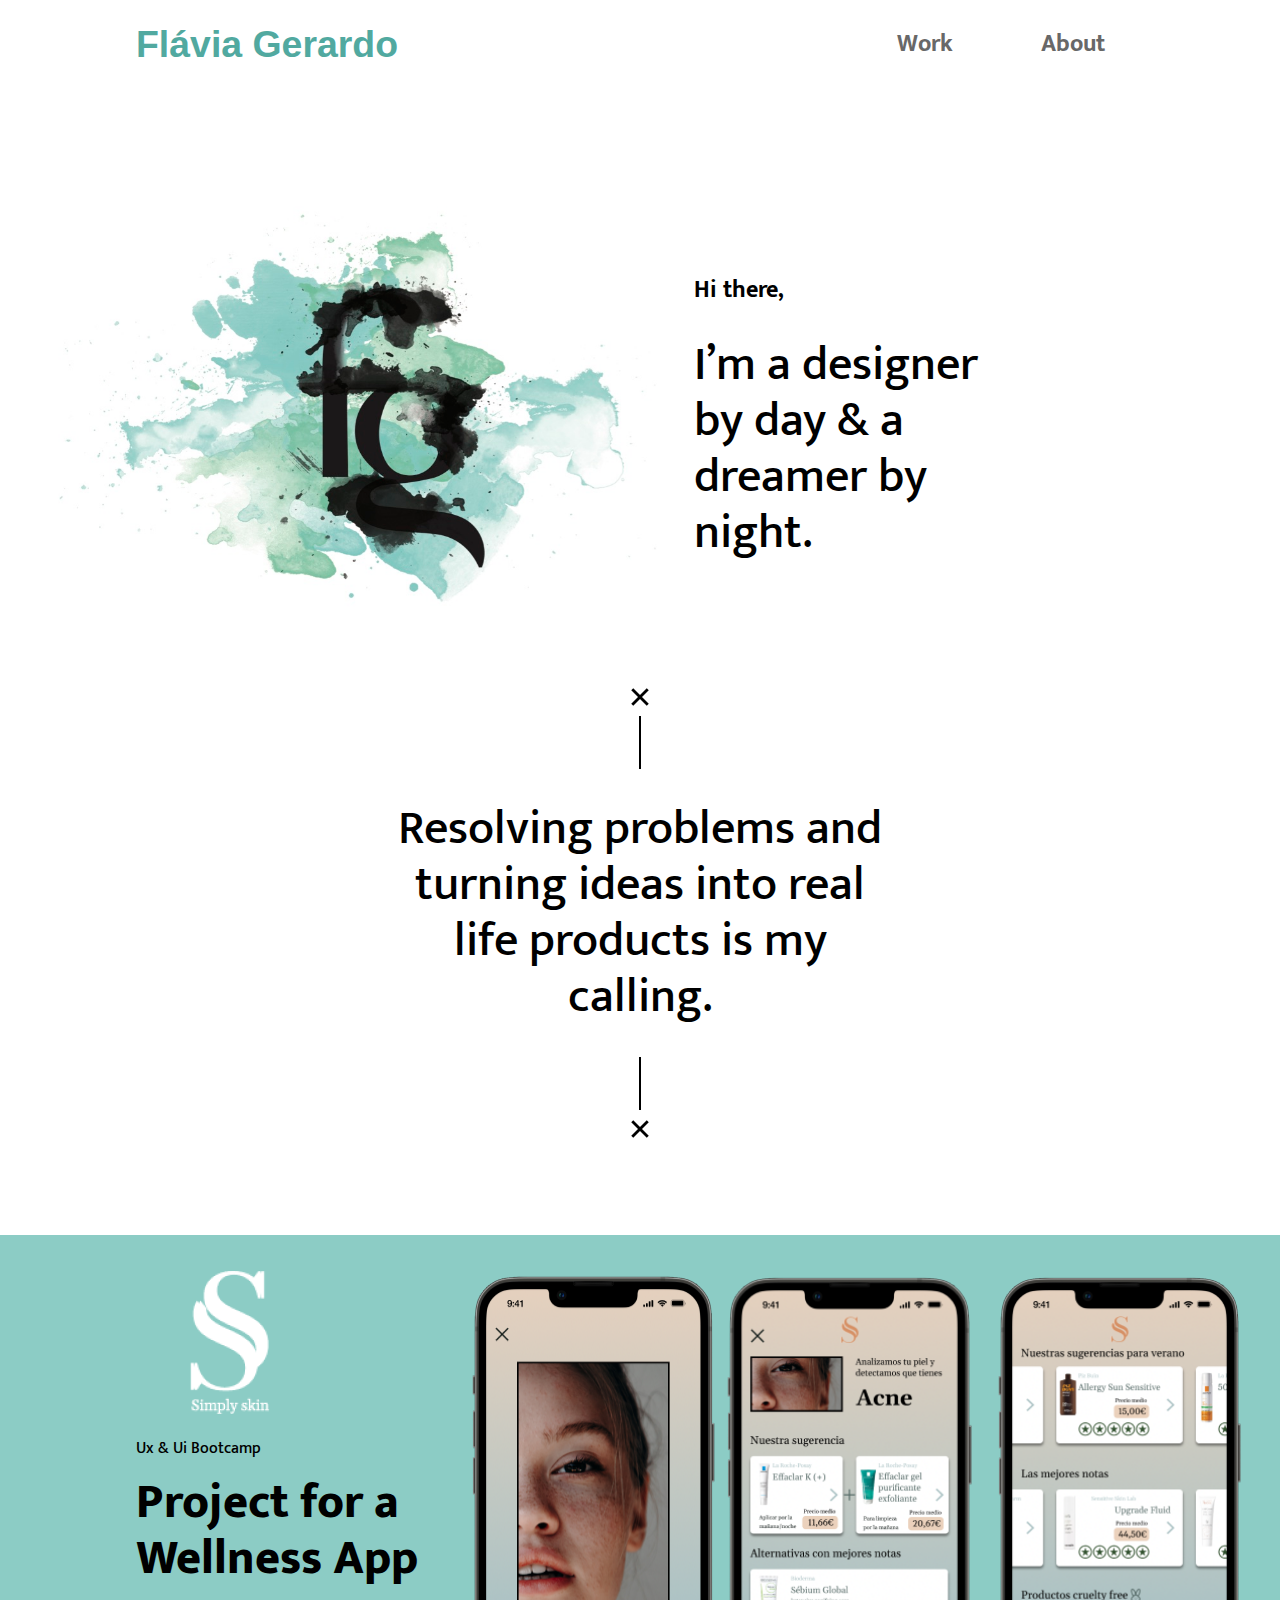
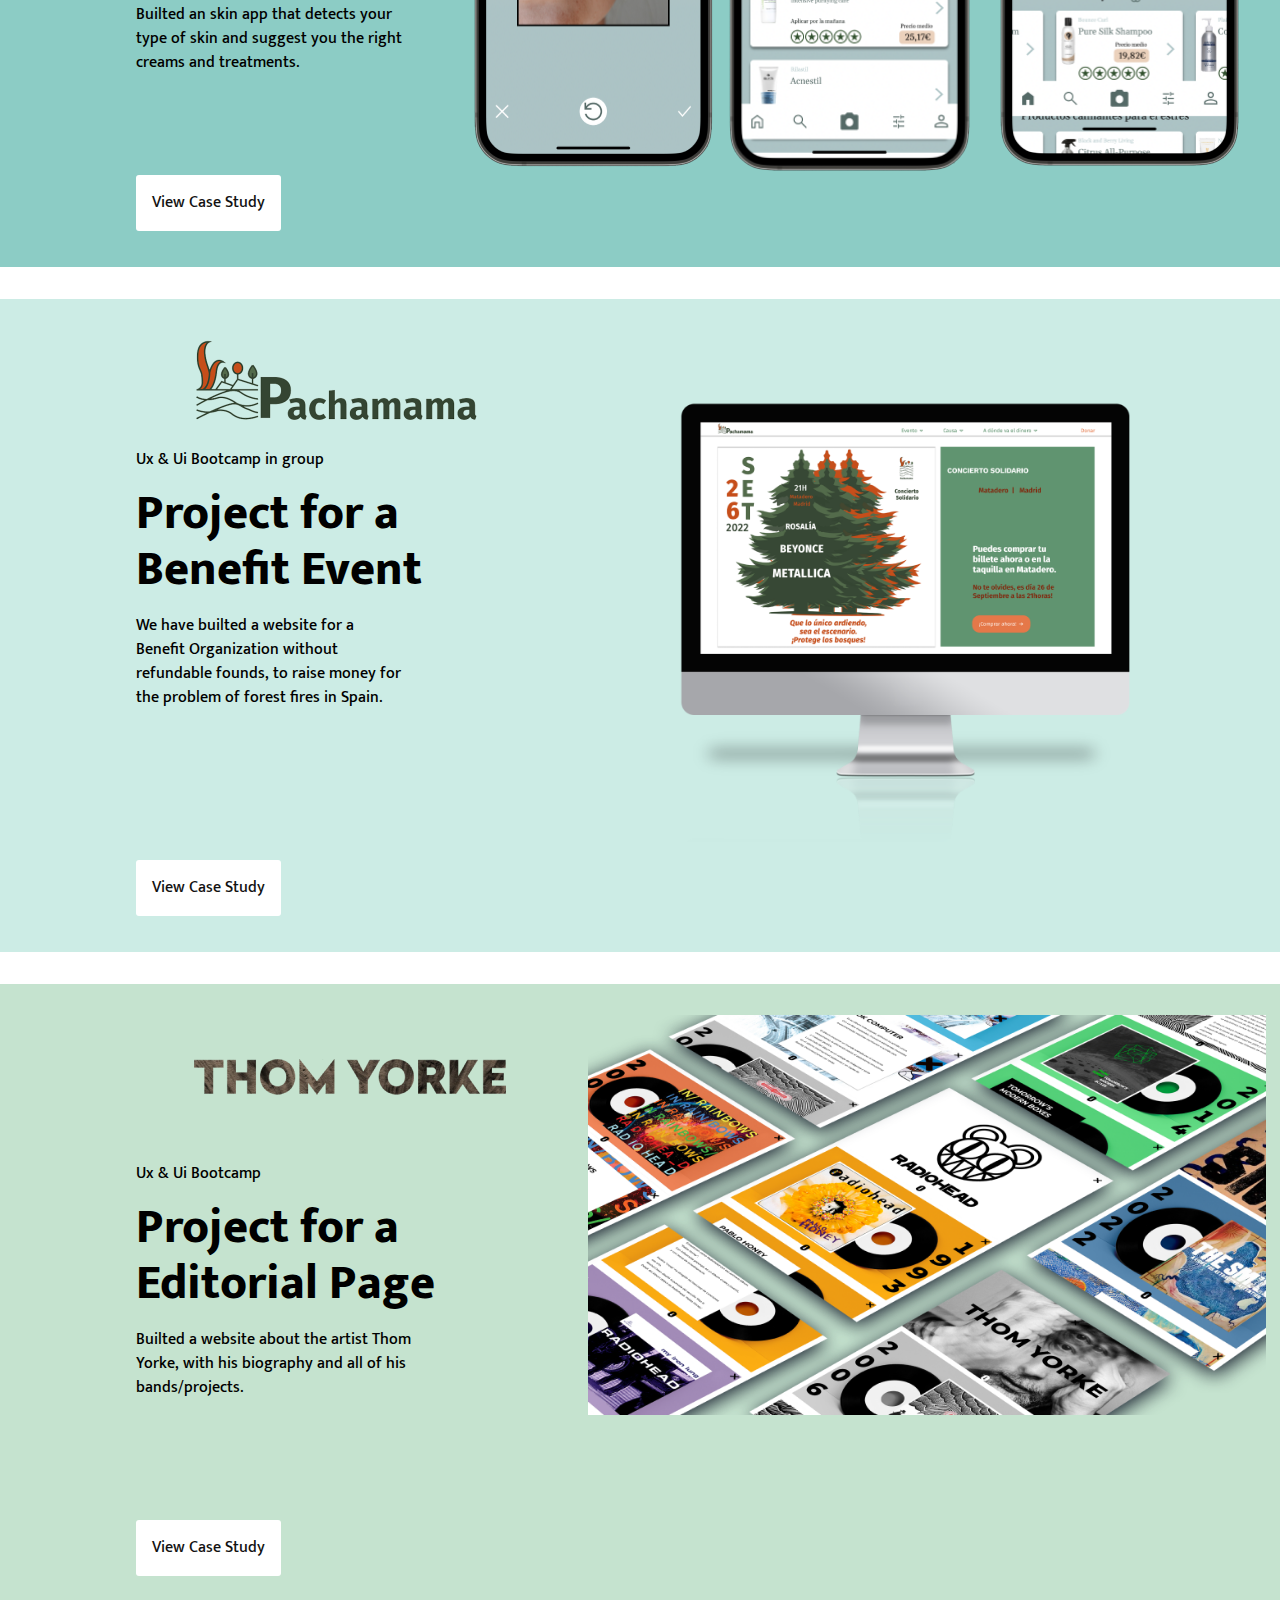
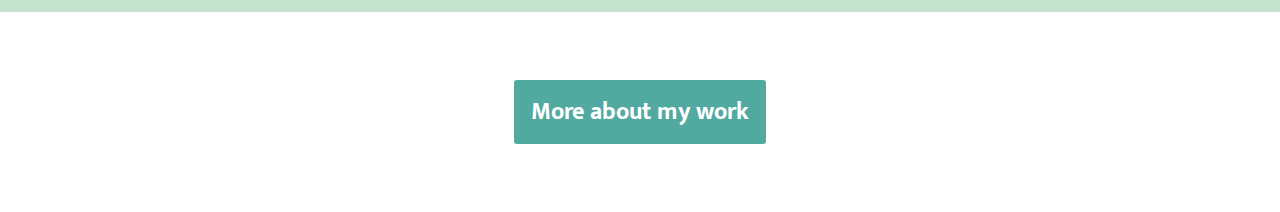
<file: index.html>
<!DOCTYPE html>
<html lang="en">
  <head>
    <meta charset="UTF-8" />
    <meta http-equiv="X-UA-Compatible" content="IE=edge" />
    <meta name="viewport" content="width=device-width, initial-scale=1.0" />
    <title>Flávia Gerardo</title>
    <link rel="stylesheet" href="homePage.module.css" />
    <link rel="preconnect" href="https://fonts.googleapis.com" />
    <link rel="preconnect" href="https://fonts.gstatic.com" crossorigin />
    <link href="https://fonts.googleapis.com/css2?family=Mukta+Mahee:wght@200;300;400;500;600;700;800&display=swap" rel="stylesheet" />
  </head>
  <!-- HEADER -->
  <header class="header">
    <div>
      <a class="logo" href="index.html">
        <div class="logoHeader">
          <h3>Flávia Gerardo</h3>
        </div>
      </a>

      <nav class="navBar">
        <ul>
          <li><a href="pages/work/work.html">Work</a></li>
          <li><a href="pages/about/about.html">About</a></li>
        </ul>
      </nav>
    </div>
  </header>

  <main>
    <!-- SECTION 1 LOGO & TEXT -->
    <section class="Section1">
      <div class="logoMonograma">
        <img src="./Assets/MonogramaLogo" alt="logo MonoGrama" />
      </div>

      <div class="WelcomeText">
        <h4>Hi there,</h4>

        <h1 class="textLogo">I’m a designer by day & a dreamer by night.</h1>
      </div>
    </section>

    <!-- SECTION 2 TEXT & ARROWS -->
    <section class="Section2">
      <img src="./Assets/Vector.png" alt="vector image" />
      <div class="ArrowUp">
        <div class="borderArrow"></div>
        <div></div>
      </div>

      <div class="ArrowText">
        <h1>Resolving problems and turning ideas into real life products is my calling.</h1>
      </div>

      <div class="ArrowDown">
        <div class="borderArrow"></div>
        <div></div>
      </div>
      <img src="./Assets/Vector.png" alt="vector" />
    </section>

    <!-- SECTION 3 Simply Skin APP -->
    <section class="Section3">
      <div class="infoSimplySkin">
        <img src="./Assets/Logo white 2.png" alt="Logo white 2" />
        <h4>Ux & Ui Bootcamp</h4>
        <h2>Project for a Wellness App</h2>
        <h4>Builted an skin app that detects your type of skin and suggest you the right creams and treatments.</h4>
        <a href="pages/projectSimpleSkin/projectSimpleSkin.html"> <button class="ButtonSimplySkin">View Case Study</button> </a>
      </div>

      <div class="imgsSimplySkin">
        <img src="./Assets/Simple Skin 2 2.png" alt="App View 1" />
        <img src="./Assets/Simple Skin 3 2.png" alt="App View 2" />
        <img src="./Assets/Simple Skin 4 2.png" alt="App View 3" />
      </div>
    </section>

    <!-- SECTION 4 Pachamama -->
    <section class="Section4">
      <div class="infoPachamama">
        <img src="./Assets/LogoPachamama.png" alt="Logo white 2" />
        <h4>Ux & Ui Bootcamp in group</h4>
        <h2>Project for a Benefit Event</h2>
        <h4>We have builted a website for a Benefit Organization without refundable founds, to raise money for the problem of forest fires in Spain.</h4>
        <button class="ButtonPachamama">View Case Study</button>
      </div>

      <div class="imgsPachamama">
        <img src="./Assets/Pachamama 2.png" alt="App View 1" />
      </div>
    </section>

    <!-- SECTION 5 Thom York -->
    <section class="Section5">
      <div class="infoThomYork">
        <img src="./Assets/ThomYorkLogo.png" alt="Logo white 2" />
        <h4>Ux & Ui Bootcamp</h4>
        <h2>Project for a Editorial Page</h2>
        <h4>Builted a website about the artist Thom Yorke, with his biography and all of his bands/projects.</h4>
        <button class="ButtonThomYork">View Case Study</button>
      </div>

      <div class="imgsThomYork">
        <img src="./Assets/Mockup Thom Yorke 2.png" alt="App View 1" />
      </div>
    </section>

    <!-- Footer Button -->
    <footer class="footerButton">
      <a href="/pages/work/work.html"><button>More about my work</button></a>
    </footer>
  </main>
</html>
</file>
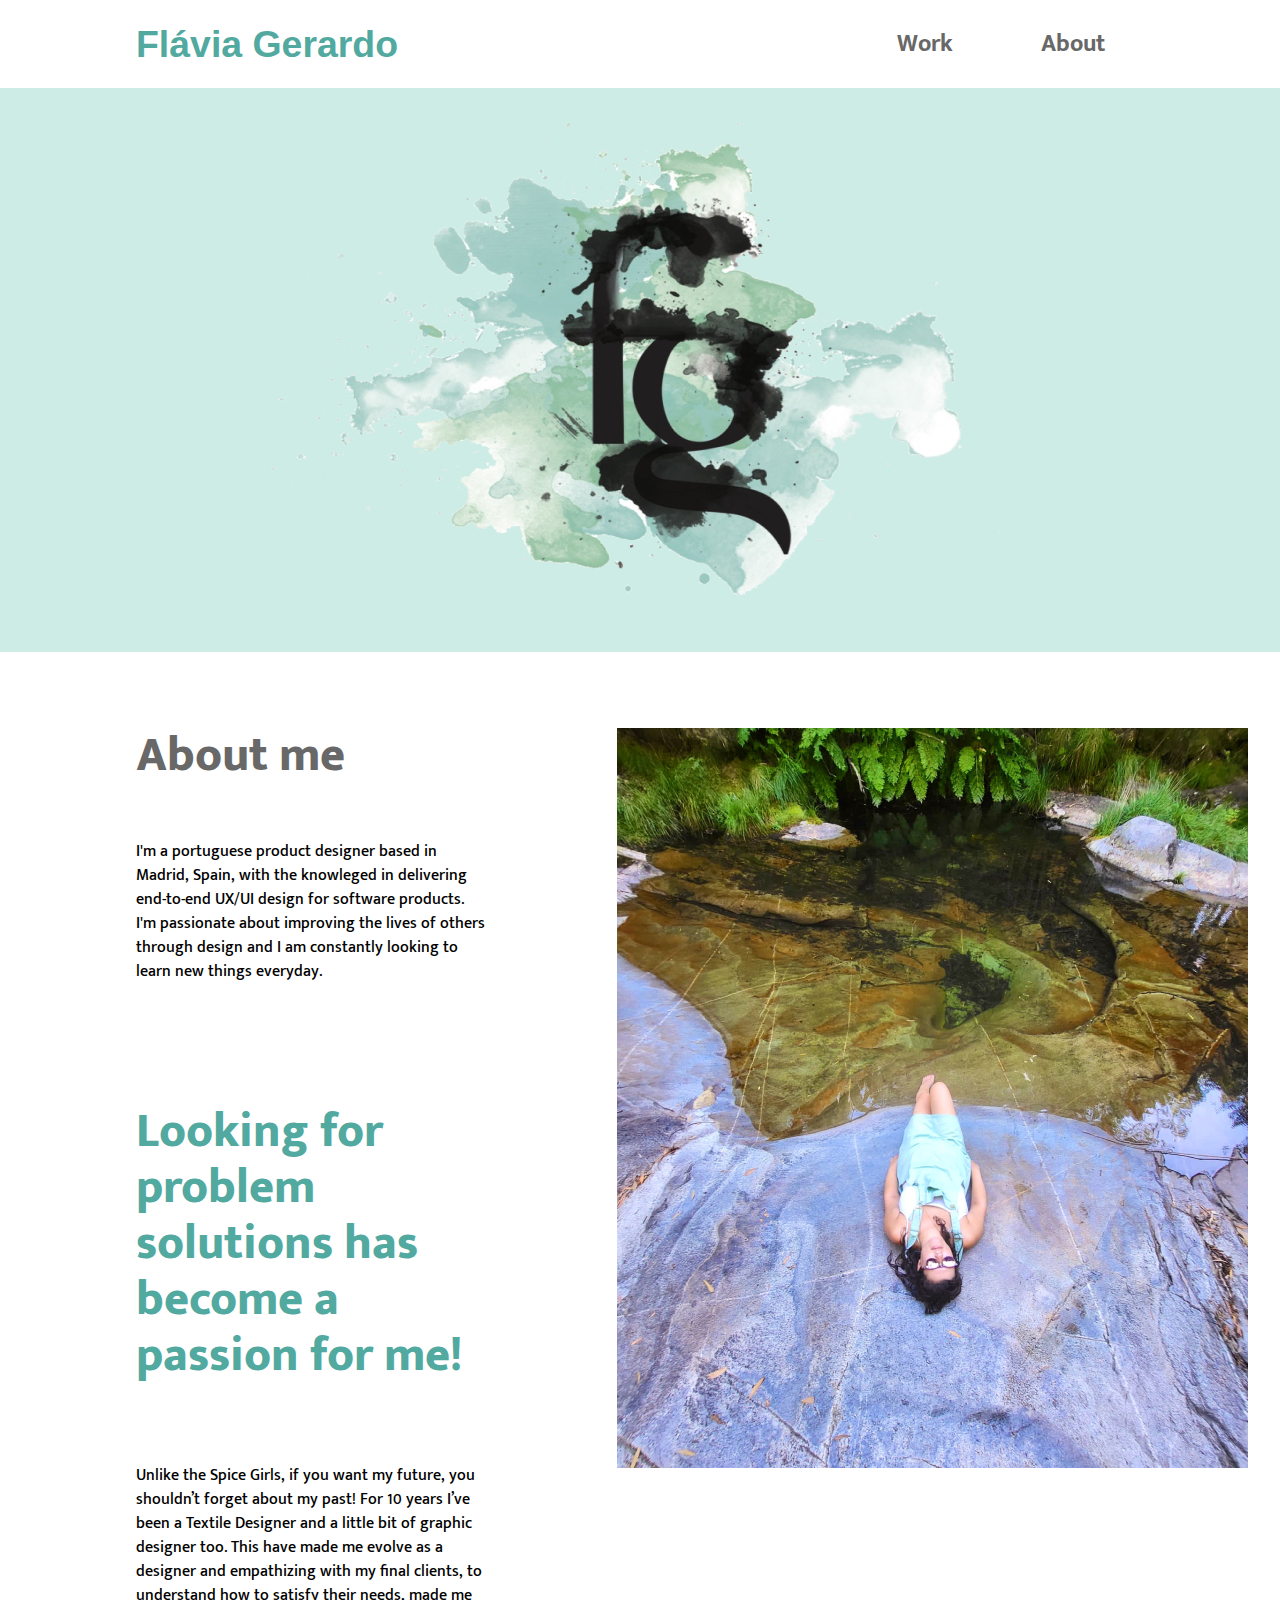
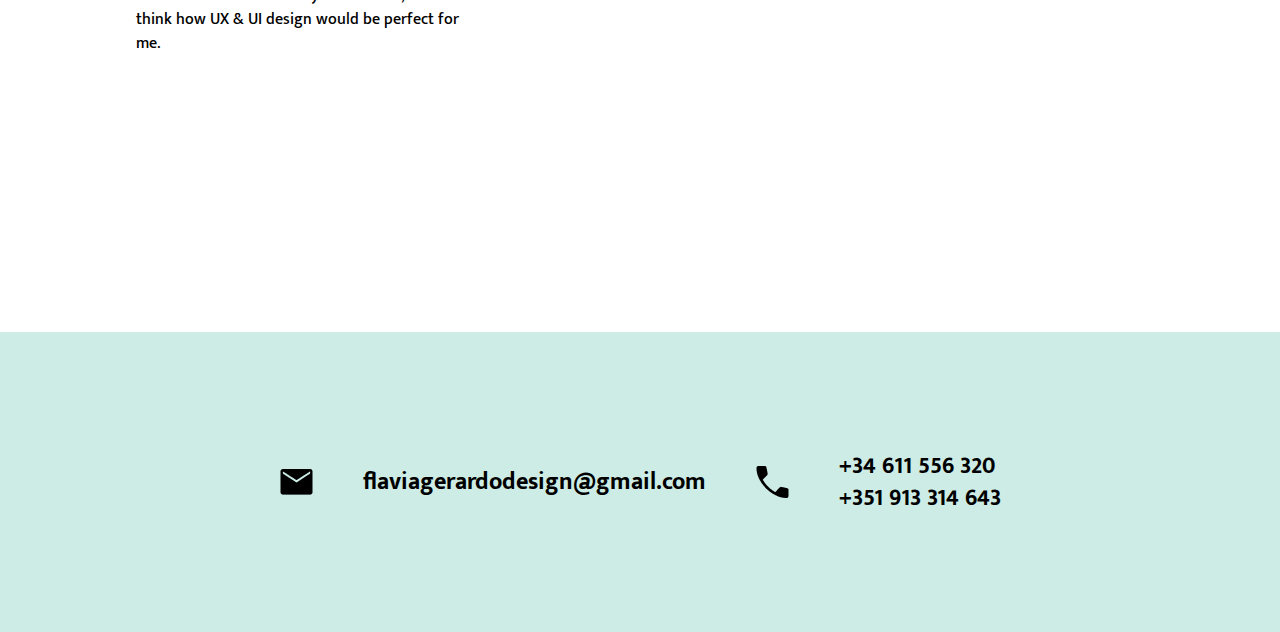
<file: pages/about/about.html>
<!DOCTYPE html>
<html lang="en">
  <head>
    <meta charset="UTF-8" />
    <meta http-equiv="X-UA-Compatible" content="IE=edge" />
    <meta name="viewport" content="width=device-width, initial-scale=1.0" />
    <title>Flávia Gerardo</title>
    <link rel="stylesheet" href="about.module.css" />
    <link rel="preconnect" href="https://fonts.googleapis.com" />
    <link rel="preconnect" href="https://fonts.gstatic.com" crossorigin />
    <link href="https://fonts.googleapis.com/css2?family=Mukta+Mahee:wght@200;300;400;500;600;700;800&display=swap" rel="stylesheet" />
  </head>
  <!-- HEADER -->
  <header class="header">
    <div>
      <a class="logo" href="../../index.html">
        <div class="logoHeader">
          <h3>Flávia Gerardo</h3>
        </div>
      </a>

      <nav class="navBar">
        <ul>
          <li><a href="../work/work.html">Work</a></li>
          <li><a href="about.html">About</a></li>
        </ul>
      </nav>
    </div>
  </header>

  <main>
    <!-- SECTION 1 LOGO & TEXT -->
    <section class="Section1">
      <div class="logoMonograma">
        <img src="../../Assets/Monograma 2.png" alt="logo MonoGrama" />
      </div>
    </section>

    <!-- SECTION 2 ABOUT -->
    <section class="Section2">
      <div class="infoAbout">
        <h1>About me</h1>
        <h4>I'm a portuguese product designer based in Madrid, Spain, with the knowleged in delivering end-to-end UX/UI design for software products. I'm passionate about improving the lives of others through design and I am constantly looking to learn new things everyday.</h4>
        <h2>Looking for problem solutions has become a passion for me!</h2>
        <h4>Unlike the Spice Girls, if you want my future, you shouldn’t forget about my past! For 10 years I’ve been a Textile Designer and a little bit of graphic designer too. This have made me evolve as a designer and empathizing with my final clients, to understand how to satisfy their needs, made me think how UX & UI design would be perfect for me.</h4>
      </div>

      <div class="imgsAbout">
        <img src="../../Assets/aboutImg.png" alt="App View 1" />
      </div>
    </section>

    <!-- Footer Button -->
    <footer class="footerAbout">
      <address class="addresContainer">
        <div class="emailInfo">
          <img src="../../Assets/emailImg.png" alt="email img" />
          <a href="mailto:flaviagerardodesign@gmail.com">flaviagerardodesign@gmail.com</a>
        </div>

        <div class="phoneInfo">
          <img src="../../Assets/phoneImg.png" alt="phone img" />
          <div class="numbersInfo">
            <a href="tel:+34611556320">+34 611 556 320</a>
            <a href="tel:+351913314643">+351 913 314 643</a>
          </div>
        </div>
      </address>
    </footer>
  </main>
</html>
</file>
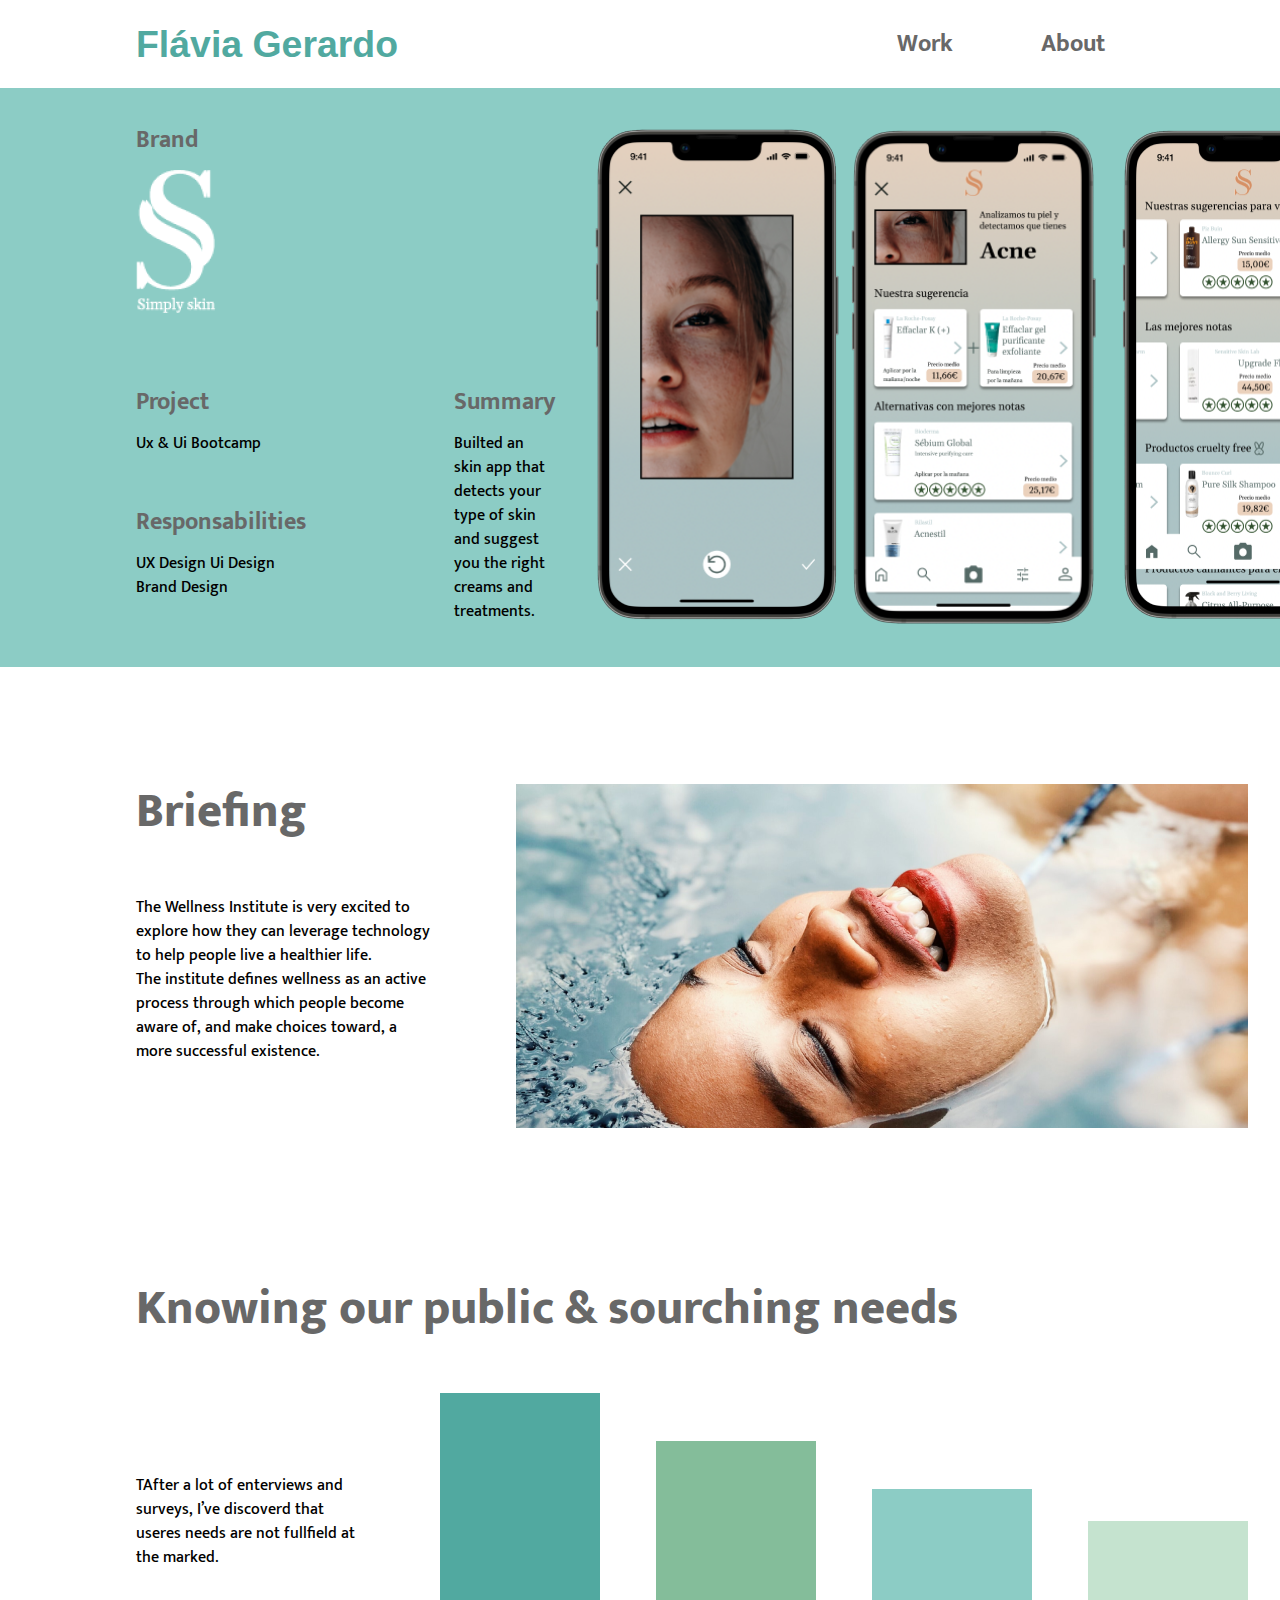
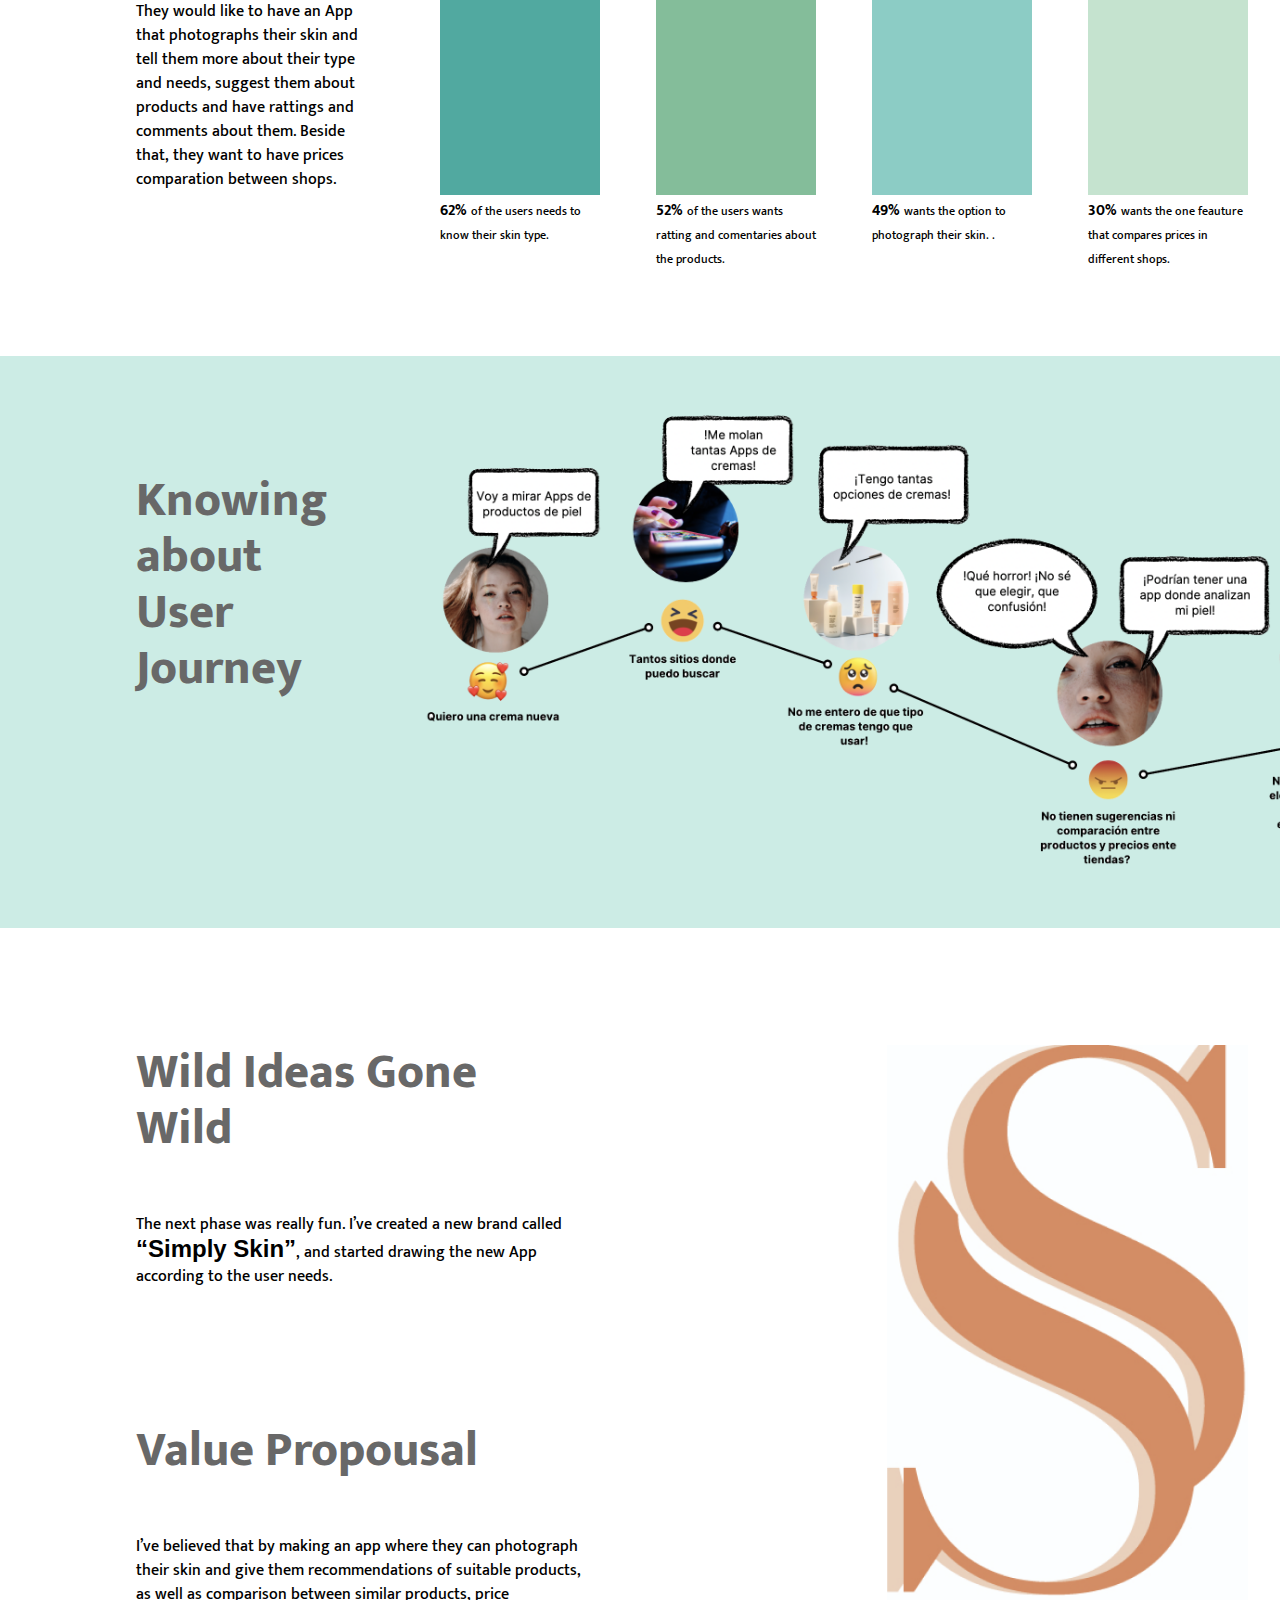
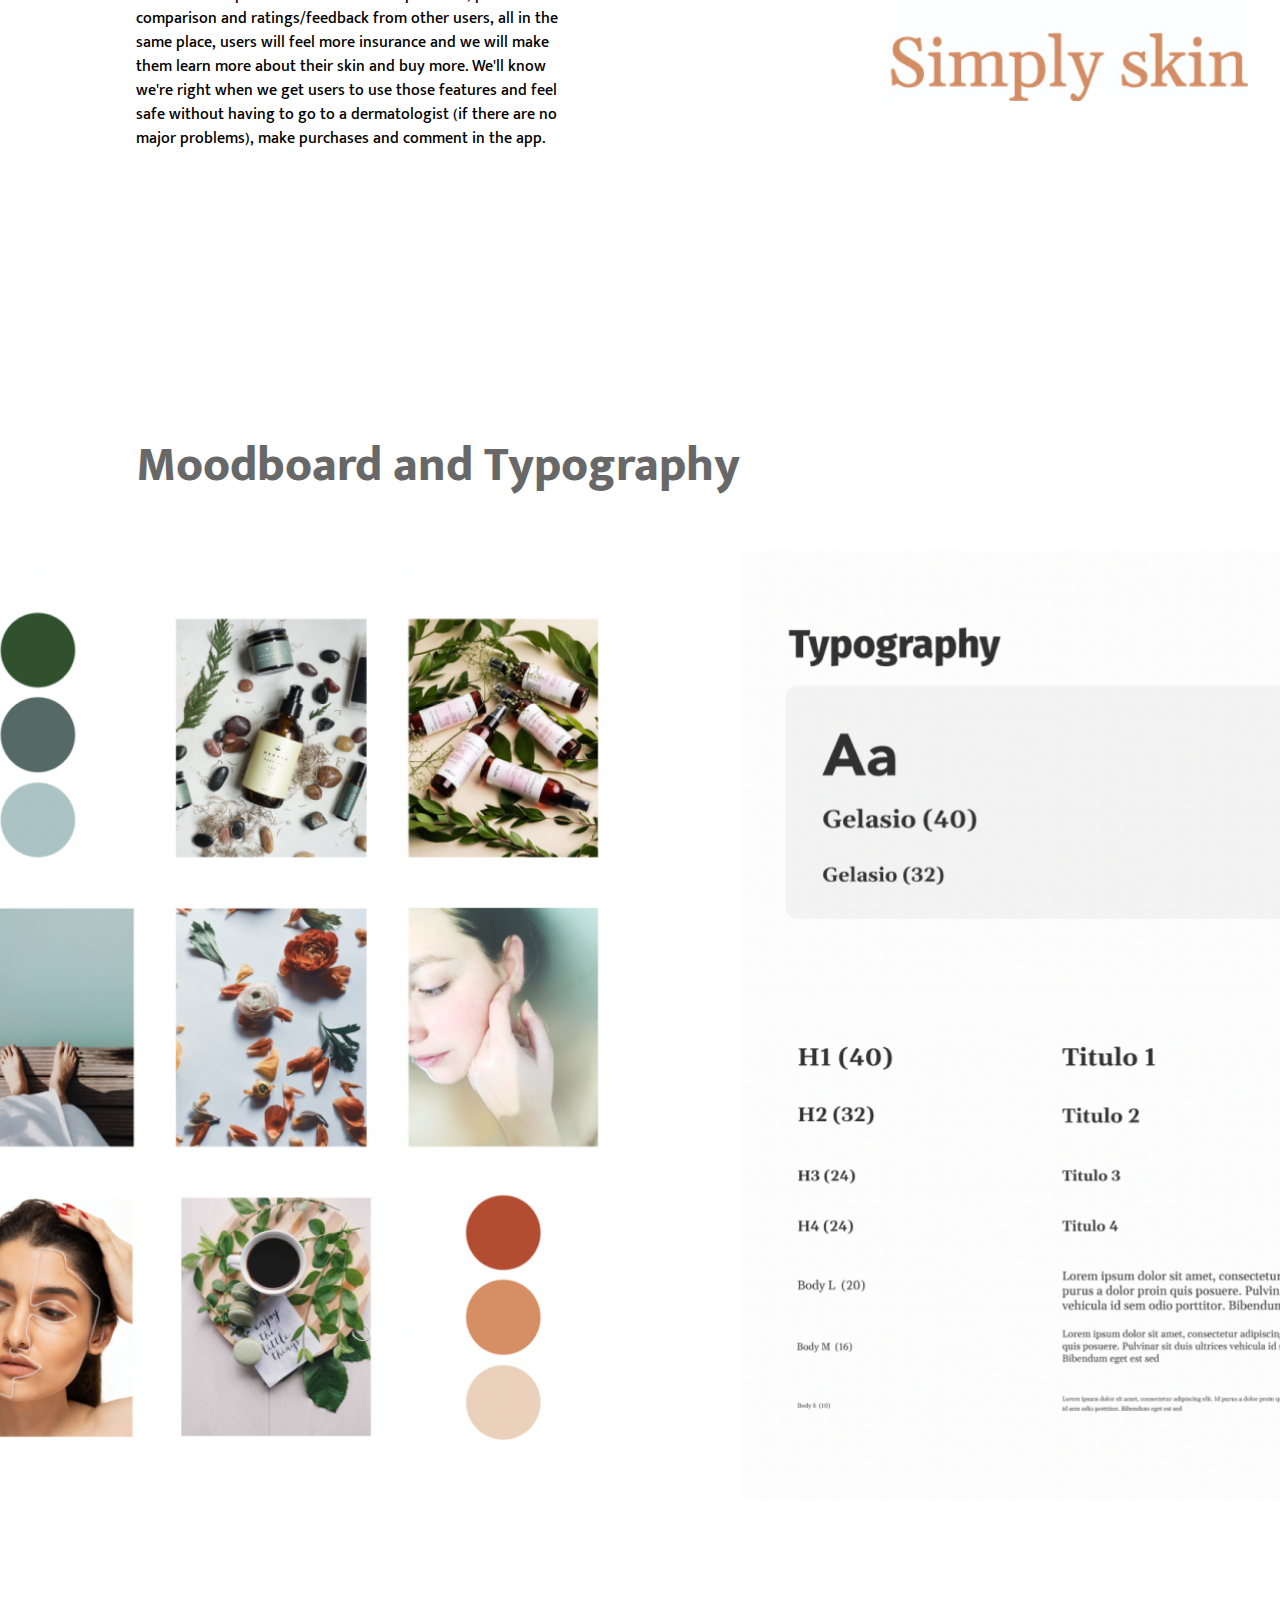
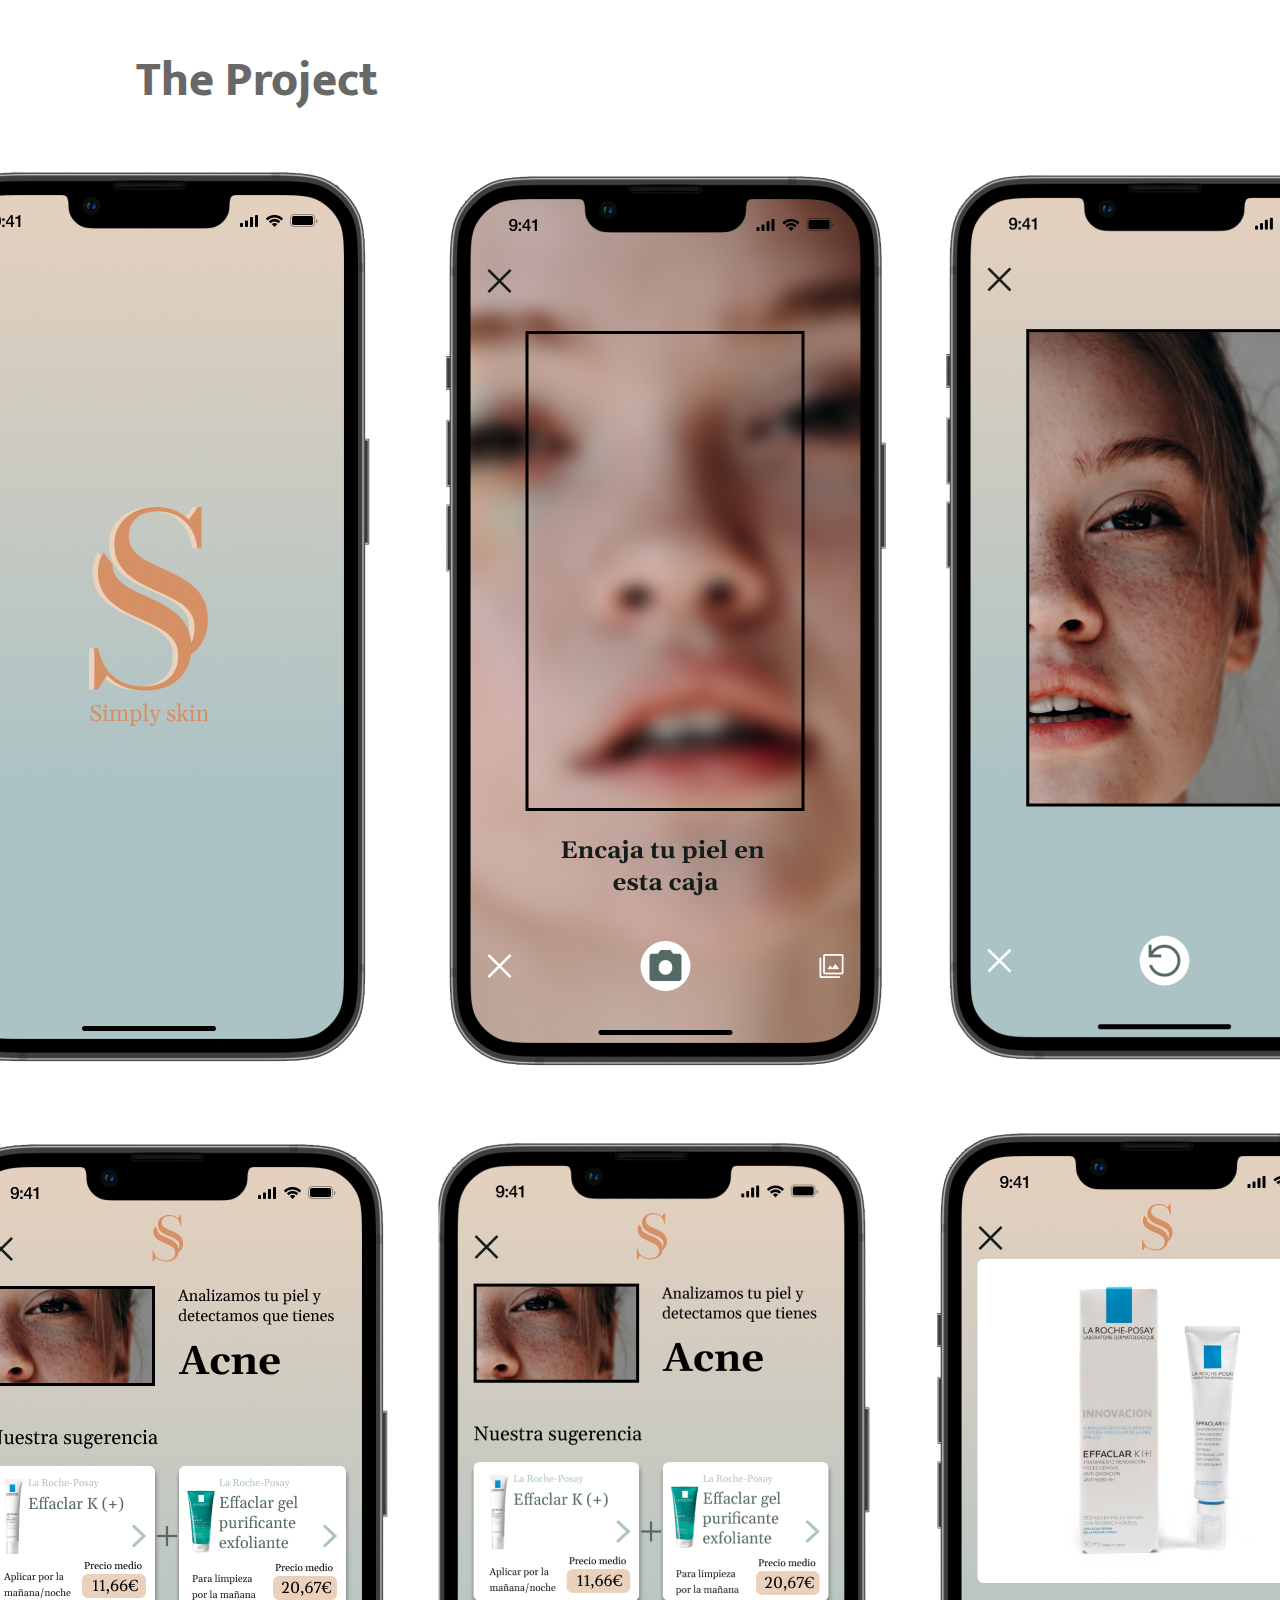
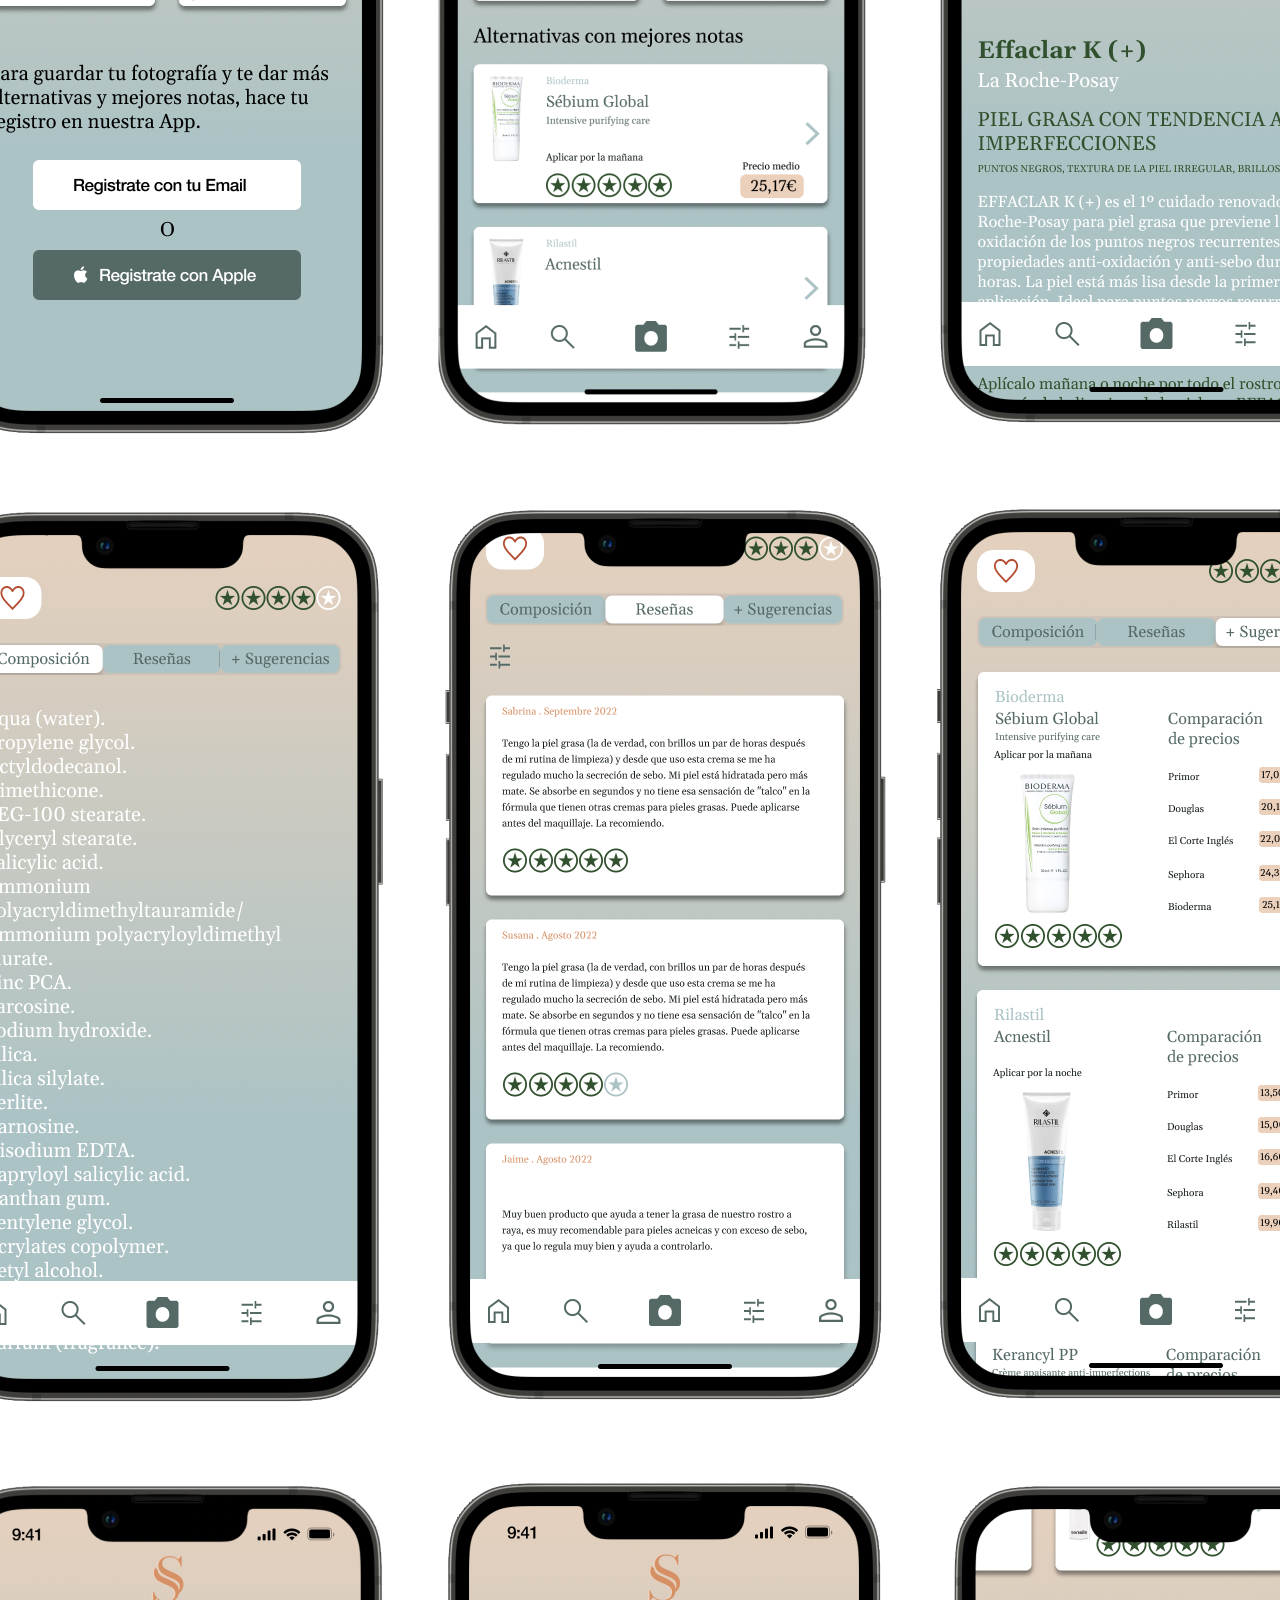
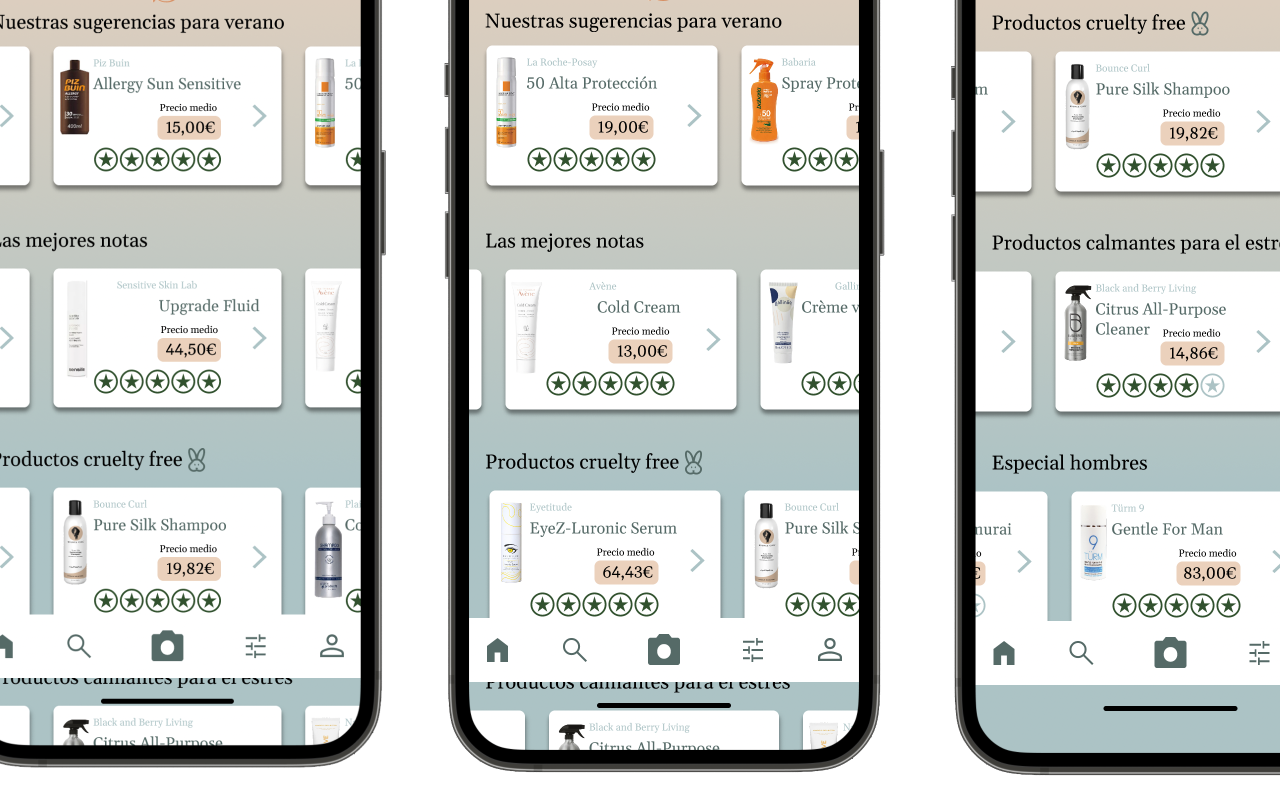
<file: pages/projectSimpleSkin/projectSimpleSkin.html>
<!DOCTYPE html>
<html lang="en">
  <head>
    <meta charset="UTF-8" />
    <meta http-equiv="X-UA-Compatible" content="IE=edge" />
    <meta name="viewport" content="width=device-width, initial-scale=1.0" />
    <title>Flávia Gerardo</title>
    <link rel="stylesheet" href="projectSimpleSkin.module.css" />
    <link rel="preconnect" href="https://fonts.googleapis.com" />
    <link rel="preconnect" href="https://fonts.gstatic.com" crossorigin />
    <link href="https://fonts.googleapis.com/css2?family=Mukta+Mahee:wght@200;300;400;500;600;700;800&display=swap" rel="stylesheet" />
  </head>
  <!-- HEADER -->
  <header class="header">
    <div>
      <a class="logo" href="../../index.html">
        <div class="logoHeader">
          <h3>Flávia Gerardo</h3>
        </div>
      </a>

      <nav class="navBar">
        <ul>
          <li><a href="../work/work.html">Work</a></li>
          <li><a href="../about/about.html">About</a></li>
        </ul>
      </nav>
    </div>
  </header>

  <main>
    <!-- SECTION 1 Simply Skin BRAND -->
    <section class="Section1">
      <div class="infoSimplySkin">
        <h4>Brand</h4>
        <img src="../../Assets/Logo white 2.png" alt="Logo white 2" />
        <div class="flexInfos">
          <div class="projetAndResponse">
            <h4>Project</h4>
            <span>Ux & Ui Bootcamp</span>

            <h4>Responsabilities</h4>
            <span>UX Design Ui Design Brand Design</span>
          </div>

          <div class="summaryInfo">
            <h4>Summary</h4>
            <span>Builted an skin app that detects your type of skin and suggest you the right creams and treatments. </span>
          </div>
        </div>
      </div>

      <div class="imgsSimplySkin">
        <img src="../../Assets/Simple Skin 2 2.png" alt="App View 1" />
        <img src="../../Assets/Simple Skin 3 2.png" alt="App View 2" />
        <img src="../../Assets/Simple Skin 4 2.png" alt="App View 3" />
      </div>
    </section>

    <!-- SECTION 2 Briefing -->
    <section class="Section2">
      <div class="infoBriefing">
        <h2>Briefing</h2>

        <h4>The Wellness Institute is very excited to explore how they can leverage technology to help people live a healthier life.</h4>
        <h4>The institute defines wellness as an active process through which people become aware of, and make choices toward, a more successful existence.</h4>
      </div>

      <div class="imgsBriefing">
        <img src="../../Assets/imgBriefing1.png" alt="App View 1" />
      </div>
    </section>

    <!-- SECTION 3 graphs -->
    <section class="Section3">
      <h2>Knowing our public & sourching needs</h2>
      <div class="contentInfos">
        <div class="infoGraphs">
          <h4>TAfter a lot of enterviews and surveys, I’ve discoverd that useres needs are not fullfield at the marked.</h4>

          <h4>They would like to have an App that photographs their skin and tell them more about their type and needs, suggest them about products and have rattings and comments about them. Beside that, they want to have prices comparation between shops.</h4>
        </div>

        <div class="imgsGraphs">
          <div>
            <img src="../../Assets/Rectangle 4.png" alt="App View 4" />
            <p><span>62% </span>of the users needs to know their skin type.</p>
          </div>
          <div>
            <img src="../../Assets/Rectangle 5.png" alt="App View 5" />
            <p><span>52% </span>of the users wants ratting and comentaries about the products.</p>
          </div>
          <div>
            <img src="../../Assets/Rectangle 6.png" alt="App View 6" />
            <p><span>49% </span>wants the option to photograph their skin. .</p>
          </div>
          <div>
            <img src="../../Assets/Rectangle 7.png" alt="Rectangle 7" />
            <p><span>30% </span>wants the one feauture that compares prices in different shops.</p>
          </div>
        </div>
      </div>
    </section>

    <!-- SECTION 4 Journey -->
    <section class="Section4">
      <div class="infoJourney">
        <h2>Knowing about User Journey</h2>
      </div>

      <div class="imgsJourney">
        <img src="../../Assets/Journey.png" alt="App View 1" />
      </div>
    </section>

    <!-- SECTION 5 Ideas -->
    <section class="Section5">
      <div class="infoIdeas">
        <div class="ideasTitleAndContent">
          <h2>Wild Ideas Gone Wild</h2>
          <h4>The next phase was really fun. I’ve created a new brand called <b>“Simply Skin”</b>, and started drawing the new App according to the user needs.</h4>
        </div>

        <div class="IdeasPropousal">
          <h2>Value Propousal</h2>
          <h4>
            I’ve believed that by making an app where they can photograph their skin and give them recommendations of suitable products, as well as comparison between similar products, price comparison and ratings/feedback from other users, all in the same place, users will feel more insurance and we will make them learn more about their skin and buy more. We'll know we're right when we get users to use those features and feel safe without having to go to a dermatologist (if there are no major
            problems), make purchases and comment in the app.
          </h4>
        </div>
      </div>

      <div class="imgsIdeas">
        <img src="../../Assets/SimplySkinLogo.png" alt="Simply Skin Logo" />
      </div>
    </section>

    <!-- SECTION 6 MoodBoard -->
    <section class="Section6">
      <h2>Moodboard and Typography</h2>
      <div class="infoMoodBoard">
        <div class="ideasTitleAndContent">
          <div class="imgsMoodBoard">
            <img src="../../Assets/MoodboardandTypography img.png" alt="Moodboard and Typography" />
          </div>
        </div>

      <div class="imgsMoodBoard">
        <img src="../../Assets/MoodboardandTypography2img.png" alt="Moodboard and Typography 2" />
      </div>
    </section>

        <!-- SECTION 7 TheProject -->
        <section class="Section7">
          <h2>The Project</h2>
          <div class="infoTheProject">
    
    
          <div class="imgsTheProject">
            <img src="../../Assets/SympleSkinApp1.png" alt="SympleSkinApp1" />
            <img src="../../Assets/SympleSkinApp2.png" alt="SympleSkinApp2" />
            <img src="../../Assets/SympleSkinApp3.png" alt="SympleSkinApp3" />
            <img src="../../Assets/SympleSkinApp4.png" alt="SympleSkinApp4" />
            <img src="../../Assets/SympleSkinApp5.png" alt="SympleSkinApp5" />
            <img src="../../Assets/SympleSkinApp6.png" alt="SympleSkinApp6" />
            <img src="../../Assets/SympleSkinApp7.png" alt="SympleSkinApp7" />
            <img src="../../Assets/SympleSkinApp8.png" alt="SympleSkinApp8" />
            <img src="../../Assets/SympleSkinApp9.png" alt="SympleSkinApp9" />
            <img src="../../Assets/SympleSkinApp10.png" alt="SympleSkinApp10" />
            <img src="../../Assets/SympleSkinApp11.png" alt="SympleSkinApp11" />
            <img src="../../Assets/SympleSkinApp12.png" alt="SympleSkinApp12" />
          </div>
        </section>
  </main>
</html>
</file>
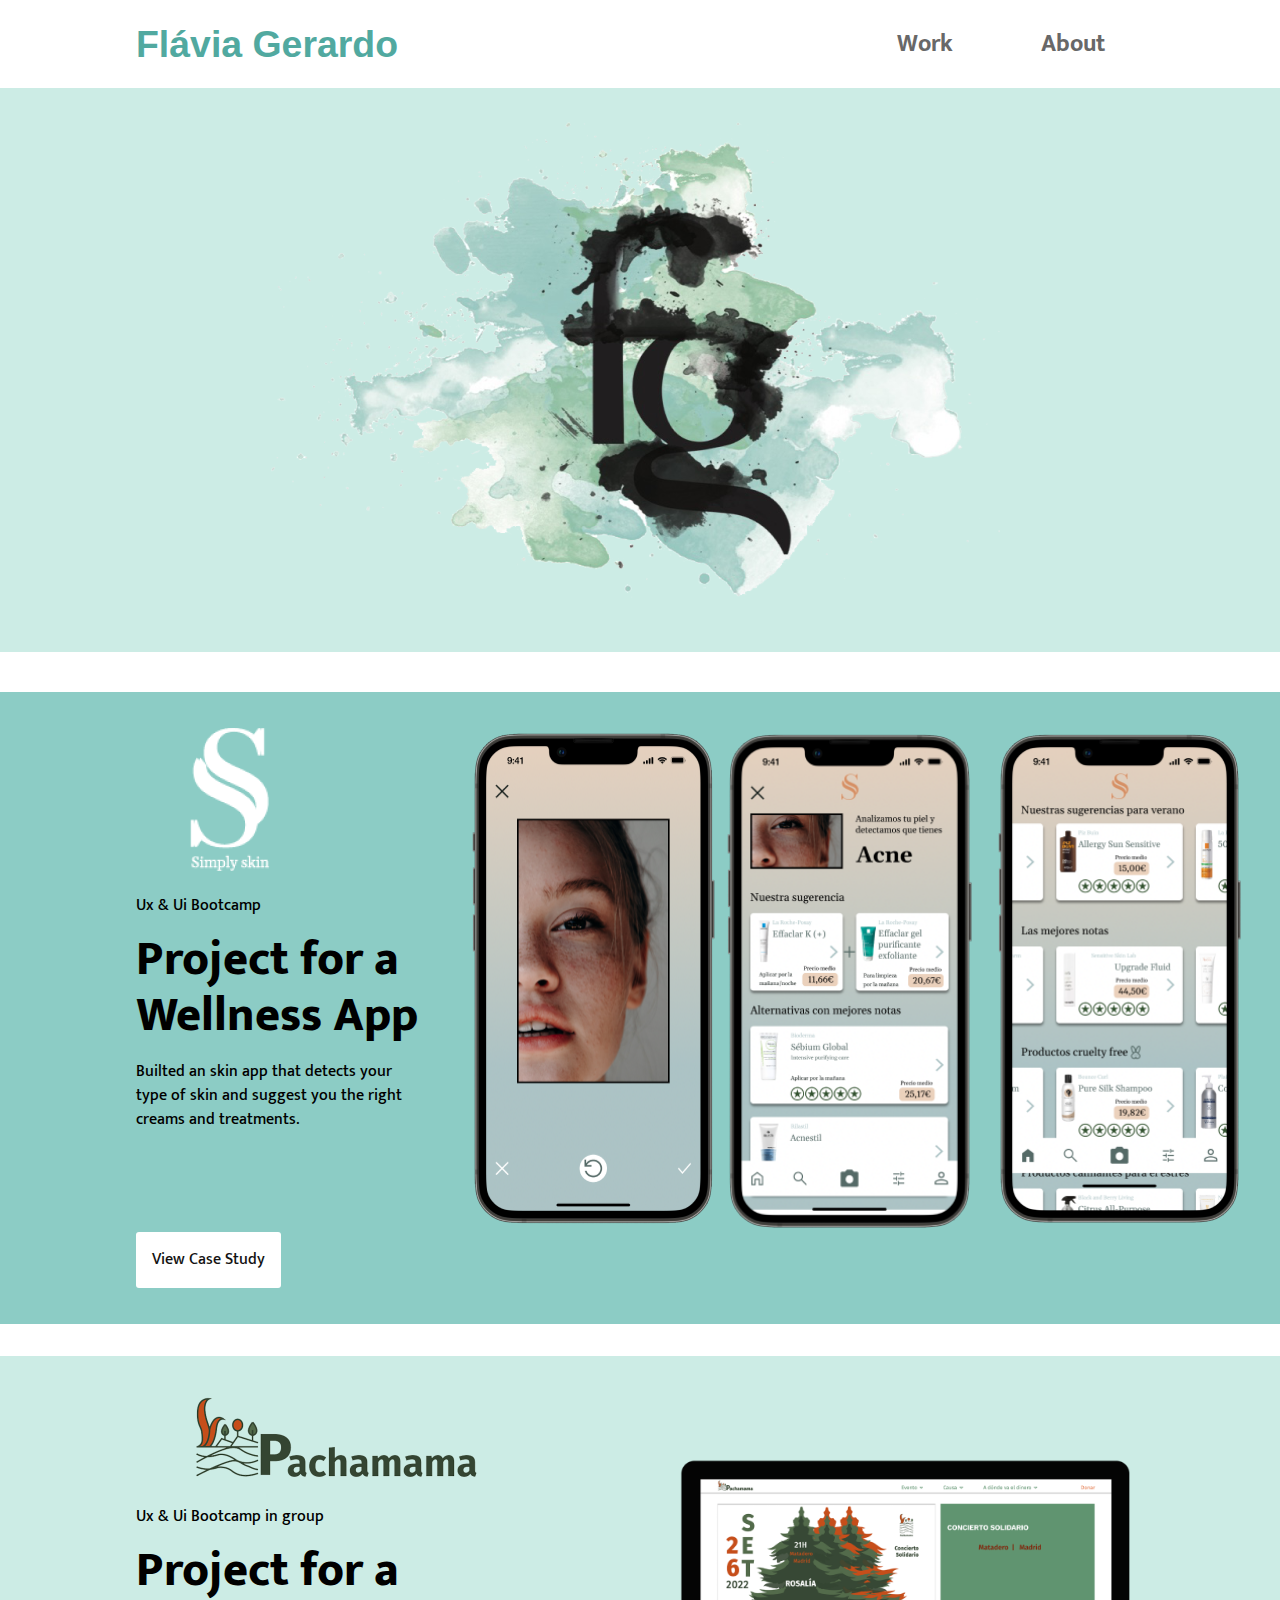
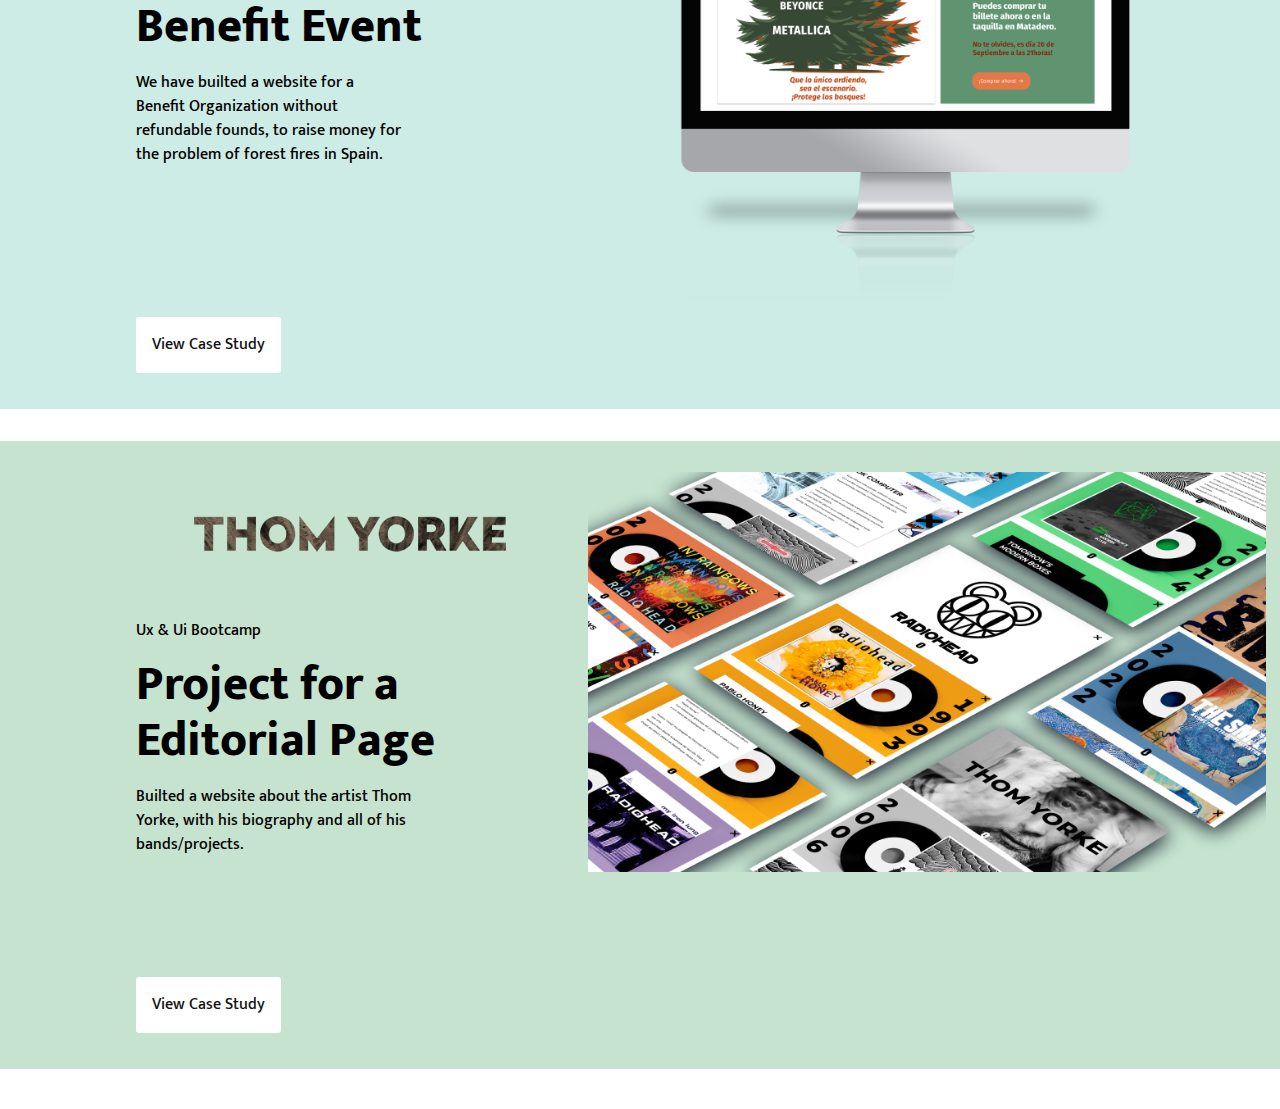
<file: pages/work/work.html>
<!DOCTYPE html>
<html lang="en">
  <head>
    <meta charset="UTF-8" />
    <meta http-equiv="X-UA-Compatible" content="IE=edge" />
    <meta name="viewport" content="width=device-width, initial-scale=1.0" />
    <title>Flávia Gerardo</title>
    <link rel="stylesheet" href="work.module.css" />
    <link rel="preconnect" href="https://fonts.googleapis.com" />
    <link rel="preconnect" href="https://fonts.gstatic.com" crossorigin />
    <link href="https://fonts.googleapis.com/css2?family=Mukta+Mahee:wght@200;300;400;500;600;700;800&display=swap" rel="stylesheet" />
  </head>
  <!-- HEADER -->
  <header class="header">
    <div>
      <a class="logo" href="../../index.html">
        <div class="logoHeader">
          <h3>Flávia Gerardo</h3>
        </div>
      </a>

      <nav class="navBar">
        <ul>
          <li><a href="work.html">Work</a></li>
          <li><a href="../about/about.html">About</a></li>
        </ul>
      </nav>
    </div>
  </header>

  <main>
    <!-- SECTION 1 LOGO & TEXT -->
    <section class="Section1">
      <div class="logoMonograma">
        <img src="../../Assets/Monograma 2.png" alt="logo MonoGrama" />
      </div>
    </section>

    <!-- SECTION 2 Simply Skin APP -->
    <section class="Section2">
      <div class="infoSimplySkin">
        <img src="../../Assets/Logo white 2.png" alt="Logo white 2" />
        <h4>Ux & Ui Bootcamp</h4>
        <h2>Project for a Wellness App</h2>
        <h4>Builted an skin app that detects your type of skin and suggest you the right creams and treatments.</h4>
        <a href="../projectSimpleSkin/projectSimpleSkin.html"><button class="ButtonSimplySkin">View Case Study</button> </a>
      </div>

      <div class="imgsSimplySkin">
        <img src="../../Assets/Simple Skin 2 2.png" alt="App View 1" />
        <img src="../../Assets/Simple Skin 3 2.png" alt="App View 2" />
        <img src="../../Assets/Simple Skin 4 2.png" alt="App View 3" />
      </div>
    </section>

    <!-- SECTION 3 Pachamama -->
    <section class="Section3">
      <div class="infoPachamama">
        <img src="../../Assets/LogoPachamama.png" alt="Logo white 2" />
        <h4>Ux & Ui Bootcamp in group</h4>
        <h2>Project for a Benefit Event</h2>
        <h4>We have builted a website for a Benefit Organization without refundable founds, to raise money for the problem of forest fires in Spain.</h4>
        <button class="ButtonPachamama">View Case Study</button>
      </div>

      <div class="imgsPachamama">
        <img src="../../Assets/Pachamama 2.png" alt="App View 1" />
      </div>
    </section>

    <!-- SECTION 4 Thom York -->
    <section class="Section4">
      <div class="infoThomYork">
        <img src="../../Assets/ThomYorkLogo.png" alt="Logo white 2" />
        <h4>Ux & Ui Bootcamp</h4>
        <h2>Project for a Editorial Page</h2>
        <h4>Builted a website about the artist Thom Yorke, with his biography and all of his bands/projects.</h4>
        <button class="ButtonThomYork">View Case Study</button>
      </div>

      <div class="imgsThomYork">
        <img src="../../Assets/Mockup Thom Yorke 2.png" alt="App View 1" />
      </div>
    </section>

    <!-- Footer Button -->
    <footer class="footerButton"></footer>
  </main>
</html>
</file>
<file: homePage.module.css>
*{
    margin: 0;
    font-family: 'Open Sans', sans-serif;
}

  /* HEADER */
.header > div {
  display: flex;
  justify-content: space-between;
  align-items: center;
  height: 88px;
  padding-left: 136px;
  padding-right: 175px;
}

.logo{
    text-decoration: none;
    cursor: pointer;
}

.logoHeader{
    font-family: 'Mukta Mahee';
    font-style: normal;
    font-weight: 700;
    font-size: 32px;
    line-height: 40px;
    color: #51A9A0;
}


.navBar ul {
    gap: 88px;
    list-style: none;
    cursor: pointer;
    display: flex;
    justify-content: space-between;
    align-items: center;
}

.navBar a {
    color: rgba(104, 104, 104, 1);
    ;
    text-decoration: none;
    font-family: 'Mukta Mahee';
    font-style: normal;
    font-weight: 700;
    font-size: 24px;
    line-height: 32px;
}

.navBar a:hover {
    color: #8CCCC5;
    text-decoration: none;
    font-family: 'Mukta Mahee';
    font-style: normal;
    font-weight: 700;
    font-size: 32px;
    line-height: 40px;
}

.navBar a:active {
    color: #8CCCC5;
    font-size: 24px;
    line-height: 32px;
}

/* SECTION 1 */
.Section1{
    margin-top: 98px;
    padding: 0px 24px 0px 24px;
    display: flex;  
}

.logoMonograma{
    margin-left: 24px;

}
.logoMonograma img{
    width: 100%;
}

.WelcomeText{
    gap: 31px;
    display: flex;
    flex-direction: column;
    justify-content: center;

}
.WelcomeText h4{
    font-family: 'Mukta Mahee';
    font-style: normal;
    font-weight: 700;
    font-size: 24px;
    line-height: 32px;
}

.WelcomeText h1 {
    font-family: 'Mukta Mahee';
    font-style: normal;
    font-weight: 500;
    font-size: 48px;
    line-height: 56px;
}

.textLogo{
    font-family: 'Mukta Mahee';
    font-style: normal;
    font-weight: 700;
    width: 56%;
}

/* SECTION 2 */

.Section2{
    margin-top: 40px;
    height: 450px;
    display: flex;
    flex-direction: column;
    justify-content: center;
    align-items: center;
}

.ArrowText {
    display: flex;
    text-align: center;
    justify-content: center;
}

.ArrowText h1{
    width: 40%;
    font-family: 'Mukta Mahee';
    font-style: normal;
    font-weight: 500;
    font-size: 48px;
    line-height: 56px;
}


.ArrowUp{
    display: flex;
    height: 80px;
    padding: 10px 0 32px 0;
}
.ArrowDown{
    display: flex;
    height: 80px;
    padding: 32px 0 10px 0;
}

.borderArrow{
    border-right: 2.5px solid black;
}

/* SECTION 3 */

.Section3{
    background: #8CCCC5;
    margin-top: 97px;
    padding: 36px 0 36px 0;
    display: flex;

}

.infoSimplySkin{
    margin-left: 136px;
    width: 40%;
}

.infoSimplySkin img{
    margin-left: 54px;
    margin-bottom: 19px;
}

.infoSimplySkin h4 {
    font-family: 'Mukta Mahee';
    font-style: normal;
    font-weight: 500;
    font-size: 16px;
    line-height: 24px;
    width: 90%;
}

.infoSimplySkin h2{
    margin: 14px 0 16px 0;
    font-family: 'Mukta Mahee';
    font-style: normal;
    font-weight: 800;
    font-size: 48px;
    line-height: 56px;
}

.imgsSimplySkin{
    margin: 0 32px 0 32px;
    width: 827px;
    height: 507px;
    display: flex;
    justify-content: center;
}

.ButtonSimplySkin{
    cursor: pointer;
    border-radius: 3px;
    border: none;
    margin-top: 100px;
    padding: 16px 16px;
    font-family: 'Mukta Mahee';
    font-style: normal;
    font-weight: 500;
    font-size: 16px;
    line-height: 24px;
    background-color: #fff;
    color:#121212
}

.ButtonSimplySkin:hover{
    cursor: pointer;
    border-radius: 3px;
    border: none;
    margin-top: 100px;
    padding: 16px 16px;
    font-family: 'Mukta Mahee';
    font-style: normal;
    font-weight: 500;
    font-size: 16px;
    line-height: 24px;
    background-color: #686868;
    color:#FFFFFF
}

.ButtonSimplySkin:active{
    cursor: pointer;
    border-radius: 3px;
    border: none;
    margin-top: 100px;
    padding: 16px 16px;
    font-family: 'Mukta Mahee';
    font-style: normal;
    font-weight: 500;
    font-size: 16px;
    line-height: 24px;
    background-color: #51A9A0;
    color:#121212
}

/* SECTION 4 */

.Section4{
    background: #CCECE5;
    margin-top: 32px;
    padding: 36px 0 36px 0;
    display: flex;
}

.infoPachamama{
    margin-left: 136px;
    width: 40%;
}

.infoPachamama img{
    margin-left: 54px;
    margin-bottom: 19px;
}

.infoPachamama h4 {
    font-family: 'Mukta Mahee';
    font-style: normal;
    font-weight: 500;
    font-size: 16px;
    line-height: 24px;
    width: 67%;
}

.infoPachamama h2{
    margin: 14px 0 16px 0;
    font-family: 'Mukta Mahee';
    font-style: normal;
    font-weight: 800;
    font-size: 48px;
    line-height: 56px;
}

.imgsPachamama{
    margin: 0 32px 0 32px;
    width: 827px;
    height: 507px;
    display: flex;
    justify-content: center;
}

.ButtonPachamama{
    cursor: pointer;
    border-radius: 3px;
    border: none;
    margin-top: 150px;
    padding: 16px 16px;
    font-family: 'Mukta Mahee';
    font-style: normal;
    font-weight: 500;
    font-size: 16px;
    line-height: 24px;
    background-color: #fff;
    color:#121212
}

.ButtonPachamama:hover{
    cursor: pointer;
    border-radius: 3px;
    border: none;
    margin-top: 150px;
    padding: 16px 16px;
    font-family: 'Mukta Mahee';
    font-style: normal;
    font-weight: 500;
    font-size: 16px;
    line-height: 24px;
    background-color: #686868;
    color:#FFFFFF
}

.ButtonPachamama:active{
    cursor: pointer;
    border-radius: 3px;
    border: none;
    margin-top: 150px;
    padding: 16px 16px;
    font-family: 'Mukta Mahee';
    font-style: normal;
    font-weight: 500;
    font-size: 16px;
    line-height: 24px;
    background-color: #51A9A0;
    color:#121212
}

/* SECTION 5 */

.Section5{
    background: #C5E3CF;
    margin-top: 32px;
    padding-top: 31px;
    display: flex;
    padding-bottom: 36px;
}

.infoThomYork{
    margin-left: 136px;
    width: 40%;
}

.infoThomYork img{
    margin-left: 54px;
    margin-bottom: 19px;
    
}

.infoThomYork h4 {
    font-family: 'Mukta Mahee';
    font-style: normal;
    font-weight: 500;
    font-size: 16px;
    line-height: 24px;
    width: 67%;
}

.infoThomYork h2{
    margin: 14px 0 16px 0;
    font-family: 'Mukta Mahee';
    font-style: normal;
    font-weight: 800;
    font-size: 48px;
    line-height: 56px;
}

.imgsThomYork{
    width: 827px;
    height: 400px;
    display: flex;
    justify-content: center;

}

.ButtonThomYork{
    cursor: pointer;
    border-radius: 3px;
    border: none;
    margin-top: 120px;
    padding: 16px 16px;
    font-family: 'Mukta Mahee';
    font-style: normal;
    font-weight: 500;
    font-size: 16px;
    line-height: 24px;
    background-color: #fff;
    color:#121212
}

.ButtonThomYork:hover{
    cursor: pointer;
    border-radius: 3px;
    border: none;
    margin-top: 120px;
    padding: 16px 16px;
    font-family: 'Mukta Mahee';
    font-style: normal;
    font-weight: 500;
    font-size: 16px;
    line-height: 24px;
    background-color: #686868;
    color:#FFFFFF
}

.ButtonThomYork:active{
    cursor: pointer;
    border-radius: 3px;
    border: none;
    margin-top: 120px;
    padding: 16px 16px;
    font-family: 'Mukta Mahee';
    font-style: normal;
    font-weight: 500;
    font-size: 16px;
    line-height: 24px;
    background-color: #51A9A0;
    color:#121212
}

/* FOOTER BUTTON */

.footerButton{
    height: 200px;
    display: flex;
    justify-content: center;
    align-items: center;
}

.footerButton button{
    cursor: pointer;
    border: none;
    border-radius: 3px;
    padding: 8px 16px;
    gap: 16px;
    width: 252px;
    height: 64px;
    color: #FFFFFF;
    font-family: 'Mukta Mahee';
    font-style: normal;
    font-weight: 700;
    font-size: 24px;
    line-height: 32px;
    background-color: #51A9A0;

}

.footerButton button:hover{
    cursor: pointer;
    border: none;
    border-radius: 3px;
    padding: 8px 16px;
    gap: 16px;
    width: 252px;
    height: 64px;
    color: #51A9A0;
    font-family: 'Mukta Mahee';
    font-style: normal;
    font-weight: 700;
    font-size: 24px;
    line-height: 32px;
    background-color: #CCECE5;

}

.footerButton button:active{
    cursor: pointer;
    border: none;
    border-radius: 3px;
    padding: 8px 16px;
    gap: 16px;
    width: 252px;
    height: 64px;
    color: #121212;
    font-family: 'Mukta Mahee';
    font-style: normal;
    font-weight: 700;
    font-size: 24px;
    line-height: 32px;
    background-color: #51A9A0;

}
</file>
<file: pages/about/about.module.css>
*{
    margin: 0;
    font-family: 'Open Sans', sans-serif;
}

  /* HEADER */
.header > div {
  display: flex;
  justify-content: space-between;
  align-items: center;
  height: 88px;
  padding-left: 136px;
  padding-right: 175px;
}

.logo{
    text-decoration: none;
    cursor: pointer;
}

.logoHeader{
    font-family: 'Mukta Mahee';
    font-style: normal;
    font-weight: 700;
    font-size: 32px;
    line-height: 40px;
    color: #51A9A0;
}


.navBar ul {
    gap: 88px;
    list-style: none;
    cursor: pointer;
    display: flex;
    justify-content: space-between;
    align-items: center;
}

.navBar a {
    color: rgba(104, 104, 104, 1);
    ;
    text-decoration: none;
    font-family: 'Mukta Mahee';
    font-style: normal;
    font-weight: 700;
    font-size: 24px;
    line-height: 32px;
}

.navBar a:hover {
    color: #8CCCC5;
    text-decoration: none;
    font-family: 'Mukta Mahee';
    font-style: normal;
    font-weight: 700;
    font-size: 32px;
    line-height: 40px;
}

.navBar a:active {
    color: #8CCCC5;
    font-size: 24px;
    line-height: 32px;
}

/* SECTION 1 */
.Section1{
    padding: 0px 24px 0px 24px;
    display: flex;  
    justify-content: center;
    background-color: #CCECE5;
}

.logoMonograma{
    margin-left: 24px;

}
.logoMonograma img{
    width: 100%;
}



/* SECTION 2 */

.Section2{
    margin-top: 40px;
    margin-bottom: 120px;
    padding: 36px 0 36px 0;
    display: flex;

}

.infoAbout{
    margin-left: 136px;
    margin-right: 100px;
    width: 40%;
}

.infoAbout img{
    margin-left: 54px;
    margin-bottom: 19px;
}

.infoAbout h1{
    color: #686868;
    font-family: 'Mukta Mahee';
    font-style: normal;
    font-weight: 800;
    font-size: 48px;
    line-height: 56px;
    margin-bottom: 56px;
}

.infoAbout h4 {
    font-family: 'Mukta Mahee';
    font-style: normal;
    font-weight: 500;
    font-size: 16px;
    line-height: 24px;
    margin-bottom: 120px;
}

.infoAbout h2{
    color: #51A9A0;
    font-family: 'Mukta Mahee';
    font-style: normal;
    font-weight: 800;
    font-size: 48px;
    line-height: 56px;
    margin-bottom: 80px;
}

.imgsAbout{
    margin: 0 32px 0 32px;
    height: 740px;
    display: flex;
    justify-content: center;
}


/* FOOTER BUTTON */

.footerAbout{
    background-color: #CCECE5;
    height: 300px;
    display: flex;
    justify-content: center;
    align-items: center;
}

.addresContainer{
    display: flex;
    align-items: center;
    gap: 50px;
}

.emailInfo{
    display: flex;
    align-items: center;
}

.emailInfo img{
    padding-right: 50px;
}

.emailInfo a{
    color: black;
    cursor: pointer;
    text-decoration: none;
    font-family: 'Mukta Mahee';
    font-style: normal;
    font-weight: 700;
    font-size: 24px;
    line-height: 32px;
}

.phoneInfo{
    display: flex;
    align-items: center;
}

.numbersInfo{
    display: flex;
    flex-direction: column;
}


.phoneInfo img{
    padding-right: 50px;
}

.phoneInfo a{
    color: black;
    cursor: pointer;
    text-decoration: none;
    font-family: 'Mukta Mahee';
    font-style: normal;
    font-weight: 700;
    font-size: 24px;
    line-height: 32px;
}
</file>
<file: pages/projectSimpleSkin/projectSimpleSkin.module.css>
*{
    margin: 0;
    font-family: 'Open Sans', sans-serif;
}

  /* HEADER */
.header > div {
  display: flex;
  justify-content: space-between;
  align-items: center;
  height: 88px;
  padding-left: 136px;
  padding-right: 175px;
}

.logo{
    text-decoration: none;
    cursor: pointer;
}

.logoHeader{
    font-family: 'Mukta Mahee';
    font-style: normal;
    font-weight: 700;
    font-size: 32px;
    line-height: 40px;
    color: #51A9A0;
}


.navBar ul {
    gap: 88px;
    list-style: none;
    cursor: pointer;
    display: flex;
    justify-content: space-between;
    align-items: center;
}

.navBar a {
    color: rgba(104, 104, 104, 1);
    ;
    text-decoration: none;
    font-family: 'Mukta Mahee';
    font-style: normal;
    font-weight: 700;
    font-size: 24px;
    line-height: 32px;
}

.navBar a:hover {
    color: #8CCCC5;
    text-decoration: none;
    font-family: 'Mukta Mahee';
    font-style: normal;
    font-weight: 700;
    font-size: 32px;
    line-height: 40px;
}

.navBar a:active {
    color: #8CCCC5;
    font-size: 24px;
    line-height: 32px;
}
/* SECTION 1 BRAND */

.Section1{
    background: #8CCCC5;
    padding: 36px 0 36px 0;
    display: flex;

}

.infoSimplySkin{
    margin-left: 136px;
    width: 40%;
}

.infoSimplySkin img{
    margin-bottom: 19px;
}

.flexInfos{
    display: flex;
    gap: 148px;
}

.projetAndResponse h4{
    margin-top: 50px;
}

.projetAndResponse span{
    font-family: 'Mukta Mahee';
font-style: normal;
font-weight: 500;
font-size: 16px;
line-height: 24px;
}

.summaryInfo h4{
    margin-top: 50px;
}

.summaryInfo span{
    font-family: 'Mukta Mahee';
font-style: normal;
font-weight: 500;
font-size: 16px;
line-height: 24px;
}

.infoSimplySkin h4 {
    color: #686868;
    font-family: 'Mukta Mahee';
    font-style: normal;
    font-weight: 700;
    font-size: 24px;
    line-height: 32px;
    margin-bottom: 14px;
}

.imgsSimplySkin{
    margin: 0 32px 0 32px;
    width: 827px;
    height: 507px;
    display: flex;
    justify-content: center;
}

/* SECTION 2 Briefing */

.Section2{
    padding: 36px 0 36px 0;
    display: flex;

}

.infoBriefing{
    width: 40%;
    margin: 81px 0 0 136px;
}

.infoBriefing h2{
    color: #686868;
    counter-reset: #686868;
    font-family: 'Mukta Mahee';
    font-style: normal;
    font-weight: 800;
    font-size: 48px;
    line-height: 56px;
    margin-bottom: 56px;
}

.infoBriefing h4 {
    font-family: 'Mukta Mahee';
    font-style: normal;
    font-weight: 500;
    font-size: 16px;
    line-height: 24px;
    color: black;
}

.imgsBriefing{
    padding-left: 50px;
    margin: 81px 32px 0 32px;
    width: 732px;
    height: 344px;
    display: flex;
    justify-content: center;
}

/* SECTION 3 Graphs */

.Section3{
    padding: 36px 0 36px 0;
    display: flex;
    flex-direction: column;
    height: 720px;
}

.Section3 h2{
    margin: 81px 0 0 136px;
    color: #686868;
    font-family: 'Mukta Mahee';
    font-style: normal;
    font-weight: 800;
    font-size: 48px;
    line-height: 56px;
    margin-bottom: 56px;
}

.infoGraphs{
    width: 40%;
    margin: 81px 0 0 136px;
}

.contentInfos{ display: flex;}

.contentInfos h2{
    color: #686868;
    counter-reset: #686868;
    font-family: 'Mukta Mahee';
    font-style: normal;
    font-weight: 800;
    font-size: 48px;
    line-height: 56px;
    margin-bottom: 56px;
}

.infoGraphs h4 {
    font-family: 'Mukta Mahee';
    font-style: normal;
    font-weight: 500;
    font-size: 16px;
    line-height: 24px;
    color: black;
    margin-bottom: 30px;
}

.imgsGraphs{
    padding-left: 50px;
    margin: 0 32px 0 32px;
    display: flex;
    justify-content: center;
    align-items: flex-end;
    gap: 56px
}

.imgsGraphs span{
    width: 160px;
    height: 402px;
    font-family: 'Mukta Mahee';
    font-style: normal;
    font-weight: 700;
    font-size: 16px;
    line-height: 24px
}
.imgsGraphs p{
    width: 160px;
    height: 402px;
    font-family: 'Mukta Mahee';
    font-style: normal;
    font-weight: 500;
    font-size: 12px;
    line-height: 24px
}

/* SECTION 4 Journey */

.Section4{
    padding: 36px 0 36px 0;
    display: flex;
    background-color: #CCECE5;
}

.infoJourney{
    width: 40%;
    margin: 81px 0 0 136px;
}

.infoJourney h2{
    color: #686868;
    font-family: 'Mukta Mahee';
    font-style: normal;
    font-weight: 800;
    font-size: 48px;
    line-height: 56px;
}


.imgsJourney{
    padding-left: 50px;
    margin: 0 32px 0 32px;

    height: 500px;
    display: flex;
    justify-content: center;
}

/* SECTION 5 Ideas */

.Section5{
    padding: 36px 0 36px 0;
    display: flex;

}

.infoIdeas{
    width: 40%;
    margin: 81px 0 0 136px;
}

.infoIdeas h2{
    color: #686868;
    counter-reset: #686868;
    font-family: 'Mukta Mahee';
    font-style: normal;
    font-weight: 800;
    font-size: 48px;
    line-height: 56px;
    margin-bottom: 56px;
}

.infoIdeas h4{
    font-family: 'Mukta Mahee';
    font-style: normal;
    font-weight: 500;
    font-size: 16px;
    line-height: 24px;
    color: black;
    margin-bottom: 134px;
}

.infoIdeas b {
    font-weight: 700;
    font-size: 24px;
    line-height: 24px;
}

.imgsIdeas{
    padding-left: 140px;
    margin: 81px 32px 0 164px;
    height: 656px;
    display: flex;
    justify-content: center;
}

/* SECTION 6 Ideas */

.Section6{
    padding: 36px 0 36px 0;
}

.Section6 h2{
    margin: 81px 0 0 136px;
    color: #686868;
    counter-reset: #686868;
    font-family: 'Mukta Mahee';
    font-style: normal;
    font-weight: 800;
    font-size: 48px;
    line-height: 56px;
    margin-bottom: 56px;
}
.infoMoodBoard{
    display: flex;
    justify-content: center;
}

.imgsMoodBoard{
    padding-left: 50px;
    height: 950px;
    display: flex;
    justify-content: center;
}

/* SECTION 7 TheProject */

.Section7{
    padding: 36px 0 36px 0;
}

.Section7 h2{
    margin: 81px 0 0 136px;
    color: #686868;
    counter-reset: #686868;
    font-family: 'Mukta Mahee';
    font-style: normal;
    font-weight: 800;
    font-size: 48px;
    line-height: 56px;
    margin-bottom: 56px;
}
.infoTheProject{
    display: flex;
    justify-content: center;
}

.imgsTheProject{
    display: grid;
    grid-template-columns: auto auto auto;
    gap: 50px;
    padding-left: 50px;
    height: 950px;
}
</file>
<file: pages/work/work.module.css>
*{
    margin: 0;
    font-family: 'Open Sans', sans-serif;
}

  /* HEADER */
.header > div {
  display: flex;
  justify-content: space-between;
  align-items: center;
  height: 88px;
  padding-left: 136px;
  padding-right: 175px;
}

.logo{
    text-decoration: none;
    cursor: pointer;
}

.logoHeader{
    font-family: 'Mukta Mahee';
    font-style: normal;
    font-weight: 700;
    font-size: 32px;
    line-height: 40px;
    color: #51A9A0;
}


.navBar ul {
    gap: 88px;
    list-style: none;
    cursor: pointer;
    display: flex;
    justify-content: space-between;
    align-items: center;
}

.navBar a {
    color: rgba(104, 104, 104, 1);
    ;
    text-decoration: none;
    font-family: 'Mukta Mahee';
    font-style: normal;
    font-weight: 700;
    font-size: 24px;
    line-height: 32px;
}

.navBar a:hover {
    color: #8CCCC5;
    text-decoration: none;
    font-family: 'Mukta Mahee';
    font-style: normal;
    font-weight: 700;
    font-size: 32px;
    line-height: 40px;
}

.navBar a:active {
    color: #8CCCC5;
    font-size: 24px;
    line-height: 32px;
}

/* SECTION 1 */
.Section1{
    padding: 0px 24px 0px 24px;
    display: flex;  
    justify-content: center;
    background-color: #CCECE5;
}

.logoMonograma{
    margin-left: 24px;

}
.logoMonograma img{
    width: 100%;
}



/* SECTION 2 */

.Section2{
    background: #8CCCC5;
    margin-top: 40px;
    padding: 36px 0 36px 0;
    display: flex;

}

.infoSimplySkin{
    margin-left: 136px;
    width: 40%;
}

.infoSimplySkin img{
    margin-left: 54px;
    margin-bottom: 19px;
}

.infoSimplySkin h4 {
    font-family: 'Mukta Mahee';
    font-style: normal;
    font-weight: 500;
    font-size: 16px;
    line-height: 24px;
    width: 90%;
}

.infoSimplySkin h2{
    margin: 14px 0 16px 0;
    font-family: 'Mukta Mahee';
    font-style: normal;
    font-weight: 800;
    font-size: 48px;
    line-height: 56px;
}

.imgsSimplySkin{
    margin: 0 32px 0 32px;
    width: 827px;
    height: 507px;
    display: flex;
    justify-content: center;
}

.ButtonSimplySkin{
    cursor: pointer;
    border-radius: 3px;
    border: none;
    margin-top: 100px;
    padding: 16px 16px;
    font-family: 'Mukta Mahee';
    font-style: normal;
    font-weight: 500;
    font-size: 16px;
    line-height: 24px;
    background-color: #fff;
    color:#121212
}

.ButtonSimplySkin:hover{
    cursor: pointer;
    border-radius: 3px;
    border: none;
    margin-top: 100px;
    padding: 16px 16px;
    font-family: 'Mukta Mahee';
    font-style: normal;
    font-weight: 500;
    font-size: 16px;
    line-height: 24px;
    background-color: #686868;
    color:#FFFFFF
}

.ButtonSimplySkin:active{
    cursor: pointer;
    border-radius: 3px;
    border: none;
    margin-top: 100px;
    padding: 16px 16px;
    font-family: 'Mukta Mahee';
    font-style: normal;
    font-weight: 500;
    font-size: 16px;
    line-height: 24px;
    background-color: #51A9A0;
    color:#121212
}

/* SECTION 3 */

.Section3{
    background: #CCECE5;
    margin-top: 32px;
    padding: 36px 0 36px 0;
    display: flex;
}

.infoPachamama{
    margin-left: 136px;
    width: 40%;
}

.infoPachamama img{
    margin-left: 54px;
    margin-bottom: 19px;
}

.infoPachamama h4 {
    font-family: 'Mukta Mahee';
    font-style: normal;
    font-weight: 500;
    font-size: 16px;
    line-height: 24px;
    width: 67%;
}

.infoPachamama h2{
    margin: 14px 0 16px 0;
    font-family: 'Mukta Mahee';
    font-style: normal;
    font-weight: 800;
    font-size: 48px;
    line-height: 56px;
}

.imgsPachamama{
    margin: 0 32px 0 32px;
    width: 827px;
    height: 507px;
    display: flex;
    justify-content: center;
}

.ButtonPachamama{
    cursor: pointer;
    border-radius: 3px;
    border: none;
    margin-top: 150px;
    padding: 16px 16px;
    font-family: 'Mukta Mahee';
    font-style: normal;
    font-weight: 500;
    font-size: 16px;
    line-height: 24px;
    background-color: #fff;
    color:#121212
}

.ButtonPachamama:hover{
    cursor: pointer;
    border-radius: 3px;
    border: none;
    margin-top: 150px;
    padding: 16px 16px;
    font-family: 'Mukta Mahee';
    font-style: normal;
    font-weight: 500;
    font-size: 16px;
    line-height: 24px;
    background-color: #686868;
    color:#FFFFFF
}

.ButtonPachamama:active{
    cursor: pointer;
    border-radius: 3px;
    border: none;
    margin-top: 150px;
    padding: 16px 16px;
    font-family: 'Mukta Mahee';
    font-style: normal;
    font-weight: 500;
    font-size: 16px;
    line-height: 24px;
    background-color: #51A9A0;
    color:#121212
}

/* SECTION 4 */

.Section4{
    background: #C5E3CF;
    margin-top: 32px;
    padding-top: 31px;
    display: flex;
    padding-bottom: 36px;
}

.infoThomYork{
    margin-left: 136px;
    width: 40%;
}

.infoThomYork img{
    margin-left: 54px;
    margin-bottom: 19px;
    
}

.infoThomYork h4 {
    font-family: 'Mukta Mahee';
    font-style: normal;
    font-weight: 500;
    font-size: 16px;
    line-height: 24px;
    width: 67%;
}

.infoThomYork h2{
    margin: 14px 0 16px 0;
    font-family: 'Mukta Mahee';
    font-style: normal;
    font-weight: 800;
    font-size: 48px;
    line-height: 56px;
}

.imgsThomYork{
    width: 827px;
    height: 400px;
    display: flex;
    justify-content: center;

}

.ButtonThomYork{
    cursor: pointer;
    border-radius: 3px;
    border: none;
    margin-top: 120px;
    padding: 16px 16px;
    font-family: 'Mukta Mahee';
    font-style: normal;
    font-weight: 500;
    font-size: 16px;
    line-height: 24px;
    background-color: #fff;
    color:#121212
}

.ButtonThomYork:hover{
    cursor: pointer;
    border-radius: 3px;
    border: none;
    margin-top: 120px;
    padding: 16px 16px;
    font-family: 'Mukta Mahee';
    font-style: normal;
    font-weight: 500;
    font-size: 16px;
    line-height: 24px;
    background-color: #686868;
    color:#FFFFFF
}

.ButtonThomYork:active{
    cursor: pointer;
    border-radius: 3px;
    border: none;
    margin-top: 120px;
    padding: 16px 16px;
    font-family: 'Mukta Mahee';
    font-style: normal;
    font-weight: 500;
    font-size: 16px;
    line-height: 24px;
    background-color: #51A9A0;
    color:#121212
}

/* FOOTER BUTTON */

.footerButton{
    height: 40px;
    display: flex;
    justify-content: center;
    align-items: center;
}
</file>
